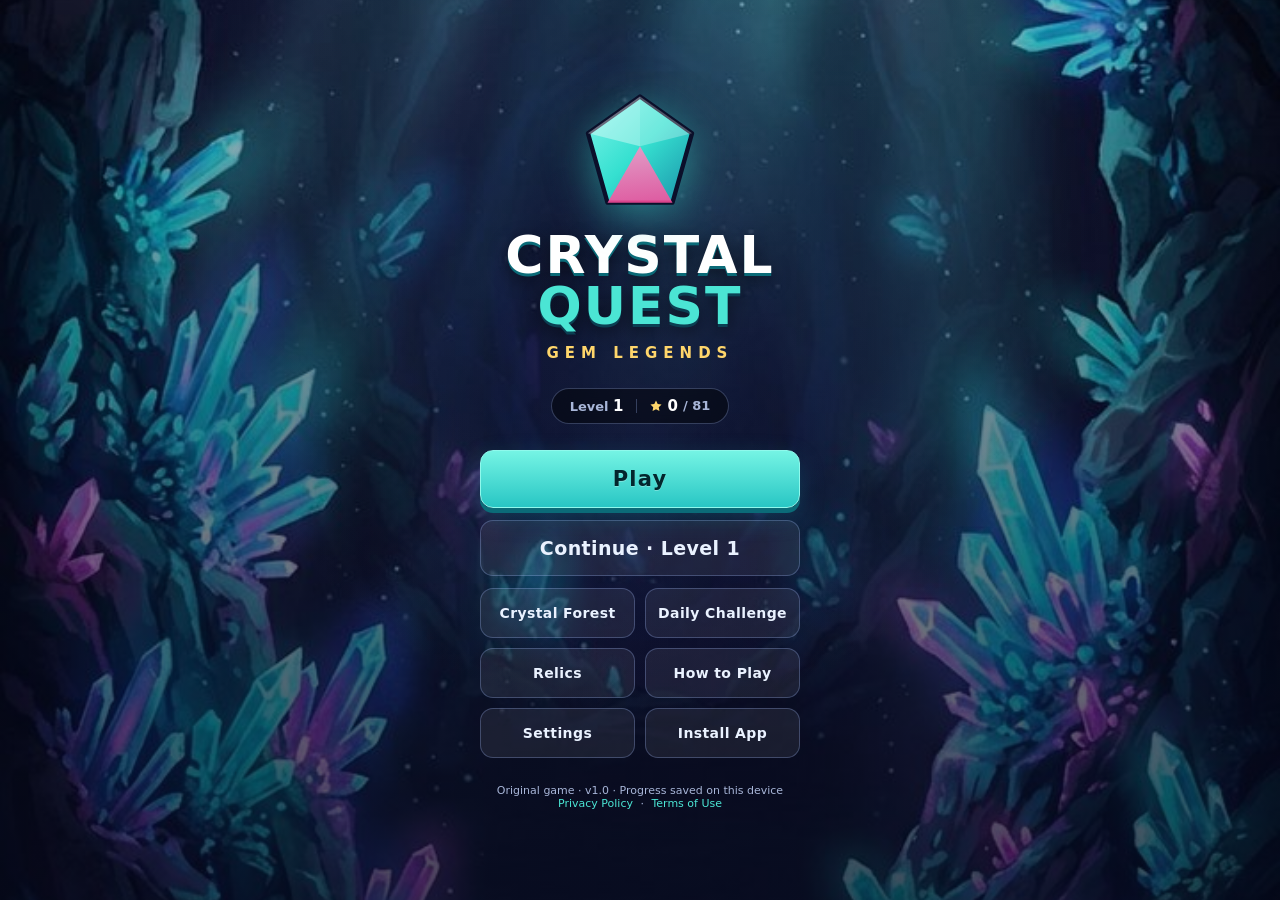
<file: index.html>
<!DOCTYPE html>
<html lang="en">
<head>
  <meta charset="utf-8" />
  <meta name="viewport" content="width=device-width, initial-scale=1, viewport-fit=cover" />
  <meta name="theme-color" content="#0b0f2a" />
  <meta name="description" content="Play Crystal Quest: Gem Legends, a free match-3 puzzle with 27 levels, special gems, daily challenges and offline play." />
  <meta name="apple-mobile-web-app-capable" content="yes" />
  <meta name="mobile-web-app-capable" content="yes" />
  <title>Crystal Quest: Gem Legends | Free Match-3 Puzzle Game</title>
  <link rel="canonical" href="https://gogocompany.in/crystalquest/" />
  <link rel="icon" type="image/svg+xml" href="./icon.svg" />
  <link rel="apple-touch-icon" href="./icon-192.png" />
  <meta property="og:title" content="Crystal Quest: Gem Legends | Free Match-3 Puzzle Game" />
  <meta property="og:description" content="Play a free mobile-first match-3 puzzle with 27 levels, special gems, daily challenges and offline play." />
  <meta property="og:type" content="website" />
  <meta property="og:site_name" content="GoGo Company" />
  <meta property="og:url" content="https://gogocompany.in/crystalquest/" />
  <meta property="og:image" content="https://gogocompany.in/crystalquest/images/bg_cavern.jpg" />
  <meta name="twitter:card" content="summary_large_image" />
  <meta name="twitter:title" content="Crystal Quest: Gem Legends | Free Match-3 Puzzle Game" />
  <meta name="twitter:description" content="Play a free mobile-first match-3 puzzle with 27 levels, special gems, daily challenges and offline play." />
  <script type="application/ld+json">
  {
    "@context": "https://schema.org",
    "@type": "VideoGame",
    "name": "Crystal Quest: Gem Legends",
    "description": "A free match-3 puzzle game. Swap gems to clear 27 handcrafted levels with cascades, special gems and a daily challenge. Installable PWA with offline play.",
    "url": "https://gogocompany.in/crystalquest/",
    "genre": ["Puzzle", "Match-3", "Casual"],
    "gamePlatform": ["Web Browser", "Mobile Web"],
    "applicationCategory": "Game",
    "operatingSystem": "Any",
    "playMode": "SinglePlayer",
    "publisher": { "@type": "Organization", "name": "GoGo Company", "url": "https://gogocompany.in/", "logo": "https://gogocompany.in/favicon.svg" }
  }
  </script>
  <link rel="stylesheet" href="styles.css" />
  <link rel="manifest" href="manifest.json" />
  <script>(function(w,d,s,l,i){w[l]=w[l]||[];w[l].push({'gtm.start':new Date().getTime(),event:'gtm.js'});var f=d.getElementsByTagName(s)[0],j=d.createElement(s),dl=l!=='dataLayer'?'&l='+l:'';j.async=true;j.src='https://www.googletagmanager.com/gtm.js?id='+i+dl;f.parentNode.insertBefore(j,f);})(window,document,'script','dataLayer','GTM-TH4NX8MH');</script>
</head>
<body>
  <noscript>
    <div style="padding:24px;font-family:system-ui,-apple-system,sans-serif;color:#eafff9;background:#0b0f2a;text-align:center;max-width:640px;margin:0 auto;">
      <h2>Crystal Quest: Gem Legends - free match-3 puzzle</h2>
      <p>Crystal Quest is a free match-3 gem puzzle game with 27 handcrafted levels, cascades, special gems and a daily challenge. It runs entirely in your browser and saves progress privately on your device. JavaScript must be enabled to play.</p>
      <p>Explore more from <a href="../">GoGo Company</a>, play <a href="../arrowout/">Arrow Out!</a>, read <a href="../pikanews/">PikaNews</a> or visit <a href="../sarkari-sarthi/">Sarkari Sarthi</a>.</p>
      <p><a href="guide/" style="color:#35e0d0;">Game guide and features</a></p>
    </div>
  </noscript>
  <div id="app">

    <!-- ============ HOME ============ -->
    <section id="screen-home" class="screen is-active" aria-label="Main menu">
      <div class="bg-layer bg-home" aria-hidden="true"></div>
      <div class="home-inner">
        <div class="logo">
          <svg class="logo-gem" viewBox="0 0 120 120" aria-hidden="true">
            <defs>
              <linearGradient id="lgA" x1="0" y1="0" x2="1" y2="1">
                <stop offset="0" stop-color="#7ff5ea"/><stop offset="0.5" stop-color="#35e0d0"/><stop offset="1" stop-color="#1a8fa8"/>
              </linearGradient>
              <linearGradient id="lgB" x1="0" y1="0" x2="0" y2="1">
                <stop offset="0" stop-color="#ff8fc4"/><stop offset="1" stop-color="#ff4d9d"/>
              </linearGradient>
            </defs>
            <polygon points="60,6 108,40 90,104 30,104 12,40" fill="url(#lgA)" stroke="#0b0f2a" stroke-width="4" stroke-linejoin="round"/>
            <polygon points="60,6 108,40 60,52 12,40" fill="#ffffff" opacity="0.28"/>
            <polygon points="60,52 90,104 30,104" fill="url(#lgB)" opacity="0.85"/>
            <polygon points="60,52 60,6 12,40" fill="#ffffff" opacity="0.14"/>
          </svg>
          <h1 class="logo-title">CRYSTAL<span>QUEST</span></h1>
          <p class="logo-sub">GEM LEGENDS</p>
        </div>

        <div class="home-progress" id="home-progress" aria-label="Adventure progress">
          <span>Level <strong id="home-level">1</strong></span>
          <span class="hp-sep" aria-hidden="true"></span>
          <span class="hp-stars"><svg viewBox="0 0 24 24" aria-hidden="true"><path d="M12 2.6l2.9 6 6.6.9-4.8 4.6 1.2 6.5L12 17.5 6.1 20.6l1.2-6.5L2.5 9.5l6.6-.9z" fill="currentColor"/></svg><strong id="home-stars">0</strong> / 81</span>
        </div>

        <div class="home-actions">
          <button id="btn-play" class="btn btn-primary btn-lg btn-play" type="button">Play</button>
          <button id="btn-continue" class="btn btn-ghost btn-lg" type="button" hidden>Continue</button>
          <div class="home-grid">
            <button id="btn-world" class="btn btn-ghost" type="button">Crystal Forest</button>
            <button id="btn-daily" class="btn btn-ghost" type="button">Daily Challenge</button>
            <button id="btn-relics" class="btn btn-ghost" type="button">Relics</button>
            <button id="btn-help" class="btn btn-ghost" type="button">How to Play</button>
            <button id="btn-settings" class="btn btn-ghost" type="button">Settings</button>
            <button id="btn-install" class="btn btn-ghost" type="button" hidden>Install App</button>
          </div>
        </div>

        <p class="home-foot">Original game &middot; v1.0 &middot; Progress saved on this device<br><a href="privacy.html">Privacy Policy</a> &middot; <a href="terms.html">Terms of Use</a></p>

      </div>
    </section>

    <!-- ============ LEVEL MAP ============ -->
    <section id="screen-map" class="screen" aria-label="Level select">
      <div class="bg-layer bg-map" aria-hidden="true"></div>
      <header class="topbar">
        <button id="btn-map-back" class="icon-btn" type="button" aria-label="Back to main menu">
          <svg viewBox="0 0 24 24" aria-hidden="true"><path d="M15 5l-7 7 7 7" fill="none" stroke="currentColor" stroke-width="2.4" stroke-linecap="round" stroke-linejoin="round"/></svg>
        </button>
        <h2 class="topbar-title">Crystal Path</h2>
        <div class="star-pill" title="Total stars earned">
          <svg viewBox="0 0 24 24" aria-hidden="true"><path d="M12 2.6l2.9 6 6.6.9-4.8 4.6 1.2 6.5L12 17.5 6.1 20.6l1.2-6.5L2.5 9.5l6.6-.9z" fill="currentColor"/></svg>
          <span id="map-stars">0</span>
        </div>
      </header>
      <div id="level-scroll" class="level-scroll">
        <div id="level-grid" class="level-grid"></div>
      </div>
    </section>

    <!-- ============ WORLD: CRYSTAL FOREST ============ -->
    <section id="screen-world" class="screen" aria-label="Crystal Forest restoration">
      <div class="bg-layer bg-game" aria-hidden="true"></div>
      <header class="topbar">
        <button id="btn-world-back" class="icon-btn" type="button" aria-label="Back">
          <svg viewBox="0 0 24 24" aria-hidden="true"><path d="M15 5l-7 7 7 7" fill="none" stroke="currentColor" stroke-width="2.4" stroke-linecap="round" stroke-linejoin="round"/></svg>
        </button>
        <h2 class="topbar-title">Crystal Forest</h2>
        <div class="star-pill" title="Forest star crystals">
          <svg viewBox="0 0 24 24" aria-hidden="true"><path d="M13 2 5 14h5l-2 8 9-13h-5l1-7z" fill="currentColor"/></svg>
          <span id="world-star-count">0</span>
        </div>
      </header>
      <div id="world-scroll" class="world-scroll">
        <div class="world-scene">
          <svg viewBox="0 0 360 200" class="world-svg" aria-hidden="true" preserveAspectRatio="xMidYMid slice">
            <defs>
              <linearGradient id="wfSky" x1="0" y1="0" x2="0" y2="1">
                <stop offset="0" stop-color="#0d1630"/><stop offset="1" stop-color="#0a2a2e"/>
              </linearGradient>
              <linearGradient id="wfHeart" x1="0" y1="0" x2="1" y2="1">
                <stop offset="0" stop-color="#7ff5ea"/><stop offset="0.5" stop-color="#35e0d0"/><stop offset="1" stop-color="#1a8fa8"/>
              </linearGradient>
            </defs>
            <rect width="360" height="200" fill="url(#wfSky)"/>
            <circle cx="38" cy="28" r="1.6" fill="#dfe6ff" opacity=".8"/>
            <circle cx="120" cy="18" r="1.2" fill="#dfe6ff" opacity=".6"/>
            <circle cx="200" cy="34" r="1.4" fill="#dfe6ff" opacity=".7"/>
            <circle cx="258" cy="14" r="1.2" fill="#dfe6ff" opacity=".5"/>
            <circle cx="316" cy="30" r="14" fill="#dfe6ff" opacity=".85"/>
            <path d="M0 150 Q90 128 180 142 T360 138 V200 H0 Z" fill="#0c2431"/>
            <path d="M0 170 Q120 152 240 164 T360 160 V200 H0 Z" fill="#091b26"/>
            <path d="M52 150 l6 -60 -3 -6 9 0 -2 8 8 58 Z" fill="#14303f"/>
            <path d="M296 150 l8 -70 -4 -6 10 0 -3 7 6 69 Z" fill="#14303f"/>
            <path d="M180 148 l6 -76 -3 -5 8 0 -2 6 5 75 Z" fill="#122a37"/>
            <g id="wf-spark" class="wf-layer">
              <circle cx="70" cy="92" r="2.6" fill="#ffe98a"/>
              <circle cx="92" cy="118" r="2" fill="#9ff5ff"/>
              <circle cx="130" cy="96" r="2.3" fill="#ffe98a"/>
              <circle cx="250" cy="104" r="2" fill="#9ff5ff"/>
              <circle cx="212" cy="70" r="2.6" fill="#ffe98a"/>
              <circle cx="40" cy="122" r="2" fill="#9ff5ff"/>
              <polygon points="316,120 324,140 308,140" fill="#ffe98a" opacity=".9"/>
            </g>
            <g id="wf-saplings" class="wf-layer">
              <circle cx="58" cy="84" r="16" fill="#1d7a5f"/>
              <circle cx="74" cy="94" r="12" fill="#26a374"/>
              <circle cx="300" cy="72" r="18" fill="#1d7a5f"/>
              <circle cx="286" cy="86" r="12" fill="#26a374"/>
              <circle cx="122" cy="72" r="10" fill="#26a374"/>
            </g>
            <g id="wf-stream" class="wf-layer">
              <path d="M0 192 Q80 180 150 188 T360 182" stroke="#5ad7f0" stroke-width="9" fill="none" stroke-linecap="round" opacity=".9"/>
              <path d="M10 191 Q70 183 140 189" stroke="#bdf3ff" stroke-width="2" fill="none" opacity=".8"/>
            </g>
            <g id="wf-bloom" class="wf-layer">
              <circle cx="84" cy="152" r="3.4" fill="#ff8fc4"/>
              <circle cx="132" cy="160" r="3" fill="#ff8fc4"/>
              <circle cx="230" cy="154" r="3.4" fill="#c58cff"/>
              <circle cx="272" cy="162" r="3" fill="#ff8fc4"/>
              <circle cx="192" cy="166" r="3" fill="#ffd98a"/>
            </g>
            <g id="wf-heart" class="wf-layer">
              <polygon points="180,54 208,94 180,146 152,94" fill="url(#wfHeart)" stroke="#eafffb" stroke-width="2"/>
              <polygon points="180,54 208,94 152,94" fill="#ffffff" opacity=".22"/>
            </g>
          </svg>
        </div>
        <div class="world-progress">
          <div class="world-progress-bar"><div id="world-progress-fill"></div></div>
          <p id="world-progress-text" class="world-progress-text">0 / 30 star crystals restored</p>
        </div>
        <p class="world-note">Star crystals earned in levels 1–10 restore the forest. Every milestone awakens another part of it.</p>
        <div id="world-stories" class="world-stories"></div>
      </div>
    </section>

    <!-- ============ RELICS ============ -->
    <section id="screen-relics" class="screen" aria-label="Relic collection">
      <div class="bg-layer bg-game" aria-hidden="true"></div>
      <header class="topbar">
        <button id="btn-relics-back" class="icon-btn" type="button" aria-label="Back">
          <svg viewBox="0 0 24 24" aria-hidden="true"><path d="M15 5l-7 7 7 7" fill="none" stroke="currentColor" stroke-width="2.4" stroke-linecap="round" stroke-linejoin="round"/></svg>
        </button>
        <h2 class="topbar-title">Relic Vault</h2>
        <div class="star-pill" title="Relics recovered">
          <svg viewBox="0 0 24 24" aria-hidden="true"><path d="M12 2l8 4v6c0 5.2-3.4 8.6-8 10-4.6-1.4-8-4.8-8-10V6z" fill="currentColor"/></svg>
          <span id="relic-count">0</span>
        </div>
      </header>
      <div id="relic-scroll" class="world-scroll">
        <div id="relic-list" class="relic-list"></div>
        <p class="world-note">Relics recover themselves as your legend grows. Each one remembers a piece of the forest's oldest mystery.</p>
      </div>
    </section>

    <!-- ============ GAME ============ -->
    <section id="screen-game" class="screen" aria-label="Game board">
      <div class="bg-layer bg-game" aria-hidden="true"></div>

      <header class="hud">
        <div class="hud-left">
          <div class="hud-level">Level <span id="hud-level">1</span></div>
          <div class="hud-level-name" id="hud-level-name">Crystal Gate</div>
        </div>
        <div class="hud-moves" id="hud-moves-wrap">
          <span class="hud-moves-num" id="hud-moves">20</span>
          <span class="hud-moves-label">moves</span>
        </div>
        <div class="hud-right">
          <div class="hud-score-label">Score</div>
          <div class="hud-score" id="hud-score">0</div>
        </div>
        <button id="btn-pause" class="icon-btn hud-pause" type="button" aria-label="Pause game">
          <svg viewBox="0 0 24 24" aria-hidden="true"><rect x="6" y="5" width="4" height="14" rx="1.4" fill="currentColor"/><rect x="14" y="5" width="4" height="14" rx="1.4" fill="currentColor"/></svg>
        </button>
      </header>

      <div class="objective-bar" id="objectives" aria-label="Level objectives"></div>

      <div class="board-area">
        <div class="board-wrap" id="board-wrap">
          <canvas id="board-canvas" tabindex="0" role="application"
                  aria-label="Match-3 board. Use arrow keys to move the cursor, Space to pick up or drop a gem."></canvas>
          <div class="combo-banner" id="combo-banner" aria-hidden="true"></div>
        </div>
      </div>

      <div class="game-controls">
        <button id="btn-hint" class="ctrl-btn" type="button" aria-label="Show a hint">
          <svg viewBox="0 0 24 24" aria-hidden="true"><path d="M12 3a6 6 0 00-3.5 10.9V16a1.5 1.5 0 001.5 1.5h4A1.5 1.5 0 0015.5 16v-2.1A6 6 0 0012 3z" fill="none" stroke="currentColor" stroke-width="1.9" stroke-linejoin="round"/><path d="M10 20.5h4" stroke="currentColor" stroke-width="1.9" stroke-linecap="round"/></svg>
          <span>Hint</span>
        </button>
        <button id="btn-shuffle" class="ctrl-btn" type="button" aria-label="Shuffle the board, costs one move">
          <svg viewBox="0 0 24 24" aria-hidden="true"><path d="M4 7h4l3 4M4 17h4l8-10h4M20 7l-2.5-2.5M20 7l-2.5 2.5M20 17l-2.5-2.5M20 17l-2.5 2.5" fill="none" stroke="currentColor" stroke-width="1.9" stroke-linecap="round" stroke-linejoin="round"/></svg>
          <span>Shuffle</span>
        </button>
      </div>

      <p id="live-region" class="sr-only" role="status" aria-live="polite"></p>
    </section>

    <!-- ============ MODALS ============ -->
    <div id="modal-pause" class="modal" hidden>
      <div class="modal-card" role="dialog" aria-modal="true" aria-labelledby="pause-title">
        <h3 id="pause-title" class="modal-title">Paused</h3>
        <div class="modal-actions">
          <button id="btn-resume" class="btn btn-primary" type="button">Resume</button>
          <button id="btn-restart" class="btn btn-ghost" type="button">Restart Level</button>
          <button id="btn-pause-settings" class="btn btn-ghost" type="button">Settings</button>
          <button id="btn-quit" class="btn btn-ghost" type="button">Quit to Map</button>
        </div>
      </div>
    </div>

    <div id="modal-win" class="modal" hidden>
      <div class="modal-card" role="dialog" aria-modal="true" aria-labelledby="win-title">
        <h3 id="win-title" class="modal-title">Level Cleared!</h3>
        <div class="stars-row" id="win-stars" aria-label="Stars earned"></div>
        <div class="new-best" id="win-newbest" hidden>New Best Score</div>
        <div class="result-rows">
          <div class="result-row"><span>Score</span><strong id="win-score">0</strong></div>
          <div class="result-row"><span>Best</span><strong id="win-best">0</strong></div>
          <div class="result-row"><span>Moves left</span><strong id="win-moves">0</strong></div>
        </div>
        <div class="modal-actions">
          <button id="btn-next" class="btn btn-primary" type="button">Next Level</button>
          <button id="btn-replay" class="btn btn-ghost" type="button">Replay</button>
          <button id="btn-win-map" class="btn btn-ghost" type="button">Level Map</button>
        </div>
      </div>
    </div>

    <div id="modal-lose" class="modal" hidden>
      <div class="modal-card" role="dialog" aria-modal="true" aria-labelledby="lose-title">
        <h3 id="lose-title" class="modal-title">Out of Moves</h3>
        <p class="modal-text" id="lose-text">The crystals slipped away this time.</p>
        <div class="result-rows">
          <div class="result-row"><span>Score</span><strong id="lose-score">0</strong></div>
          <div class="result-row"><span>Best</span><strong id="lose-best">0</strong></div>
        </div>
        <div class="modal-actions">
          <button id="btn-ad-revive" class="btn btn-ghost" type="button" hidden>Watch ad for +5 moves</button>
          <button id="btn-retry" class="btn btn-primary" type="button">Try Again</button>
          <button id="btn-lose-map" class="btn btn-ghost" type="button">Level Map</button>
        </div>
      </div>
    </div>

    <div id="modal-settings" class="modal" hidden>
      <div class="modal-card" role="dialog" aria-modal="true" aria-labelledby="settings-title">
        <h3 id="settings-title" class="modal-title">Settings</h3>
        <div class="setting-list">
          <label class="setting-row">
            <span>Sound effects</span>
            <input type="checkbox" id="set-sfx" class="switch" />
          </label>
          <label class="setting-row">
            <span>Music</span>
            <input type="checkbox" id="set-music" class="switch" />
          </label>
          <label class="setting-row">
            <span>Reduced motion</span>
            <input type="checkbox" id="set-motion" class="switch" />
          </label>
          <label class="setting-row">
            <span>Colorblind symbols</span>
            <input type="checkbox" id="set-symbols" class="switch" />
          </label>
        </div>
        <div class="save-io">
          <div class="save-io-btns">
            <button id="btn-save-export" class="btn btn-ghost" type="button">Export save code</button>
            <button id="btn-save-import" class="btn btn-ghost" type="button">Import save code</button>
          </div>
          <textarea id="save-code" class="save-code" rows="3" spellcheck="false" placeholder="Your save code appears here — copy it to back up progress. To restore, paste a code and press Import." aria-label="Save code"></textarea>
        </div>
        <!-- GoGo Central ecosystem notifications: the module renders its
             opt-in card here. Fully inert until the backend is deployed. -->
        <div data-gogo-notifications style="text-align:left"></div>
        <div class="modal-actions">
          <button id="btn-settings-close" class="btn btn-primary" type="button">Done</button>
          <button id="btn-reset" class="btn btn-danger" type="button">Reset Progress</button>
        </div>
      </div>
    </div>

    <div id="modal-story" class="modal" hidden>
      <div class="modal-card" role="dialog" aria-modal="true" aria-labelledby="story-title">
        <h3 id="story-title" class="modal-title">Story</h3>
        <div class="help-body">
          <div class="story-portrait" id="story-portrait" aria-hidden="true"></div>
          <div class="story-speaker" id="story-speaker"></div>
          <p class="story-text" id="story-text"></p>
        </div>
        <div class="modal-actions">
          <button id="btn-story-next" class="btn btn-primary" type="button">Continue</button>
        </div>
      </div>
    </div>
    <div id="modal-help" class="modal" hidden>
      <div class="modal-card modal-card-wide" role="dialog" aria-modal="true" aria-labelledby="help-title">
        <h3 id="help-title" class="modal-title">How to Play</h3>
        <div class="help-body">
          <p><strong>Swap</strong> two neighbouring gems to line up <strong>3 or more</strong> of the same kind. Drag a gem, or tap one gem then tap its neighbour.</p>
          <p><strong>Match 4</strong> in a line to forge a <strong>Line Blaster</strong> — it clears a whole row or column.</p>
          <p><strong>Match 5</strong> in a line to forge a <strong>Prism Core</strong> — it clears every gem of one colour.</p>
          <p><strong>Match in an L or T</strong> to forge a <strong>Star Bomb</strong> — it blasts a 3&times;3 area.</p>
          <p><strong>Match a 2&times;2 square</strong> to forge a <strong>Seeker Crystal</strong> — it locks onto the next Guardian colour, a resonance vein, a blocker, or a colour you need to collect.</p>
          <p>Swap two special gems together for a much bigger blast. Cascades raise your combo multiplier.</p>
          <p><strong>Stone blocks</strong> cannot be swapped — clear them by matching gems next to them. Cracked stone takes two hits; reinforced obsidian takes three. Caged crystals cannot be swapped until a nearby clear or blast breaks their lock.</p>
          <p><strong>Resonance:</strong> some levels have glowing <strong>energy veins</strong>. Match a crystal on a vein and energy travels along it, shattering every crystal it reaches. Stone blocks absorb the energy and stop it.</p>
          <p>Finish the objectives before you run out of moves. Fewer moves used means more stars.</p>
          <p><a href="guide.html">Read the full Crystal Quest match-3 guide</a> for special gems, resonance and level tips.</p>
          <p><strong>Privacy:</strong> gameplay runs in your browser. Progress is stored only in this browser. Optional push notifications send a device token, platform, browser user agent and notification preferences to GoGo Central only after explicit opt-in; see the <a href="privacy.html">Privacy Policy</a>. Advertisements are currently disabled; no ad network is loaded until a certified consent flow and an approved provider are configured. Rewarded revives are also unavailable until a provider is connected.</p>
        </div>
        <div class="modal-actions">
          <button id="btn-help-close" class="btn btn-primary" type="button">Got it</button>
        </div>
      </div>
    </div>

    <div id="toast" class="toast" hidden></div>

    <div id="loading" class="loading">
      <div class="loading-gem"></div>
      <p>Polishing crystals…</p>
    </div>
  </div>

  <script src="js/audio.js"></script>
  <script src="js/levels.js"></script>
  <script src="js/engine.js"></script>
  <script src="js/render.js"></script>
  <script src="js/ads.js"></script>
  <script src="js/story.js"></script>
  <script src="js/ui.js"></script>
  <script src="js/main.js"></script>
  <script src="js/gogo-notifications.js"></script>
  <script>
    /* Dev-only local debug tool: ?debug=1 loads the seeded bot + stats panel.
       No network beyond these same-site files; nothing loads without the flag. */
    if (/[?&]debug=1\b/.test(window.location.search)) {
      (function () {
        function load(src, next) {
          var s = document.createElement("script");
          s.src = src;
          s.onload = next;
          document.body.appendChild(s);
        }
        load("dev/bot.js", function () { load("dev/debug.js", function () { CQDev.debug.init(); }); });
      })();
    }
  </script>
  <script>
    /* PWA: register the offline service worker on secure contexts only. */
    try {
      if ('serviceWorker' in navigator && (location.protocol === 'https:' || location.hostname === 'localhost')) {
        window.addEventListener('load', function () {
          navigator.serviceWorker.register('sw.js').then(function (reg) {
            if (!reg) return;
            reg.addEventListener('updatefound', function () {
              var nw = reg.installing;
              if (!nw) return;
              nw.addEventListener('statechange', function () {
                if (nw.state === 'installed' && navigator.serviceWorker.controller) {
                  window.CQUI && window.CQUI.toast && window.CQUI.toast('A new version is ready - installing...');
                  nw.postMessage({ type: 'SKIP_WAITING' });
                }
              });
            });
          }).catch(function () { /* offline cache unavailable - the game still runs */ });
          var cqReloading = false;
          navigator.serviceWorker.addEventListener('controllerchange', function () {
            if (cqReloading) return;
            cqReloading = true;
            location.reload();
          });
        });
      }
    } catch (e) { /* older browsers: game runs without offline support */ }
  </script>
</body>
</html>
</file>
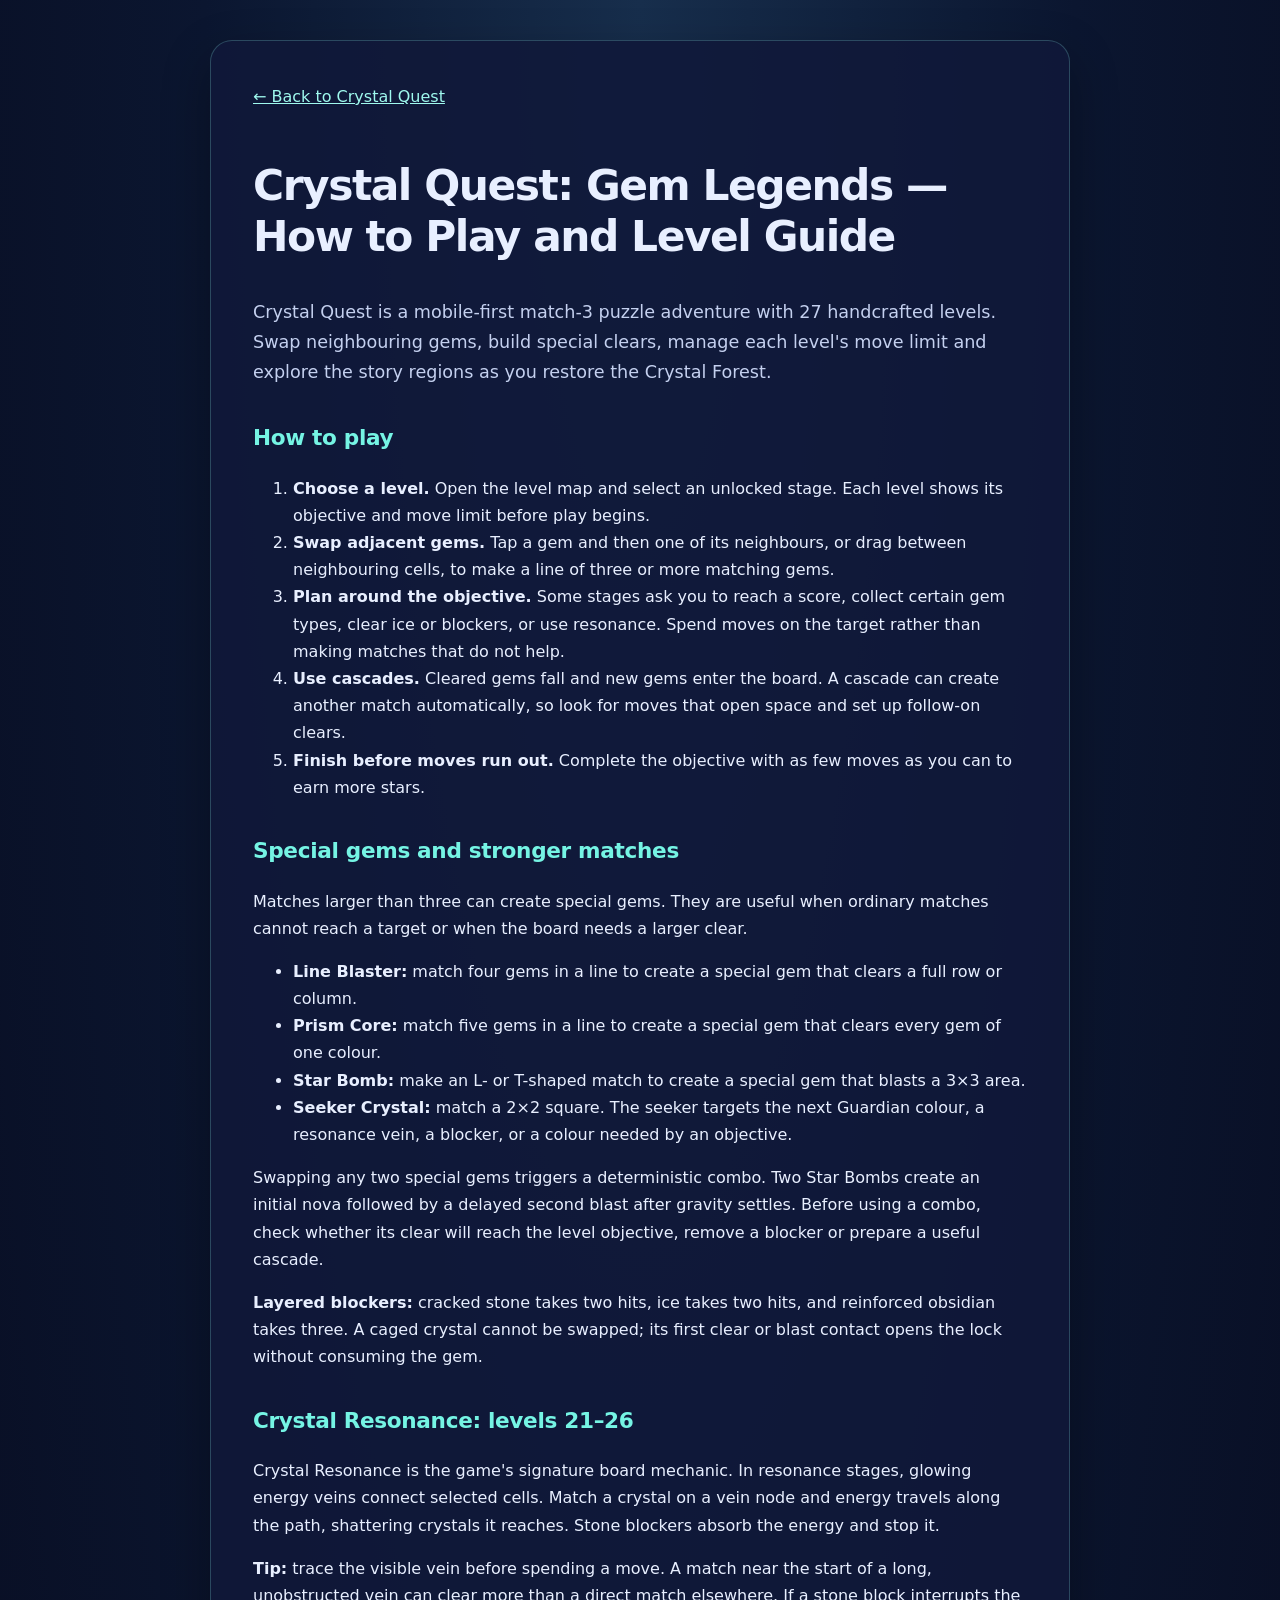
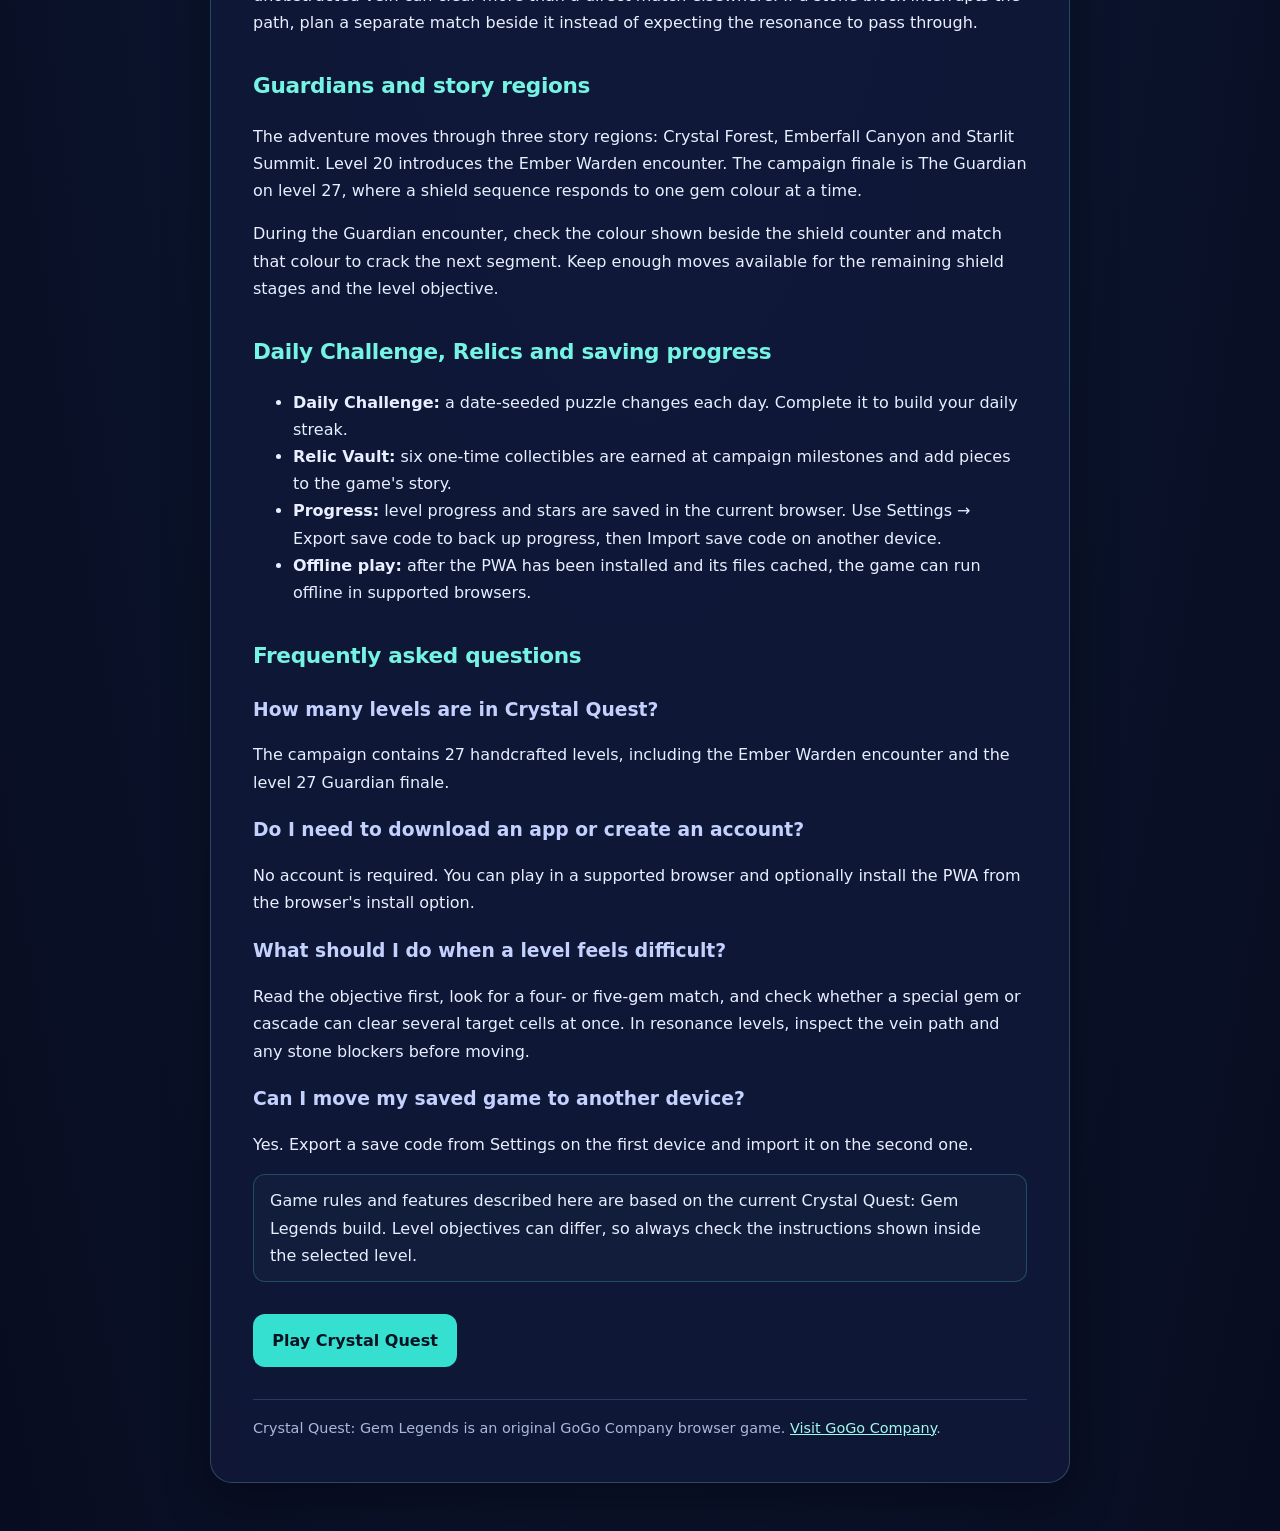
<file: guide/index.html>
<!DOCTYPE html>
<html lang="en">
<head>
  <meta charset="utf-8" />
  <meta name="viewport" content="width=device-width, initial-scale=1" />
  <meta name="description" content="Learn how to play Crystal Quest: Gem Legends, create special gems, use Crystal Resonance, beat Guardians and complete all 27 match-3 levels." />
  <meta name="robots" content="index, follow" />
  <title>Crystal Quest Guide: Match-3 Tips, Gems &amp; Levels</title>
  <link rel="canonical" href="https://gogocompany.in/crystalquest/guide/" />
  <meta property="og:title" content="Crystal Quest Guide: Match-3 Tips, Gems &amp; Levels" />
  <meta property="og:description" content="Learn how to play Crystal Quest: Gem Legends, create special gems, use Crystal Resonance, beat Guardians and complete all 27 match-3 levels." />
  <meta property="og:type" content="article" />
  <meta property="og:url" content="https://gogocompany.in/crystalquest/guide/" />
  <meta property="og:image" content="https://gogocompany.in/crystalquest/images/bg_cavern.jpg" />
  <meta name="twitter:card" content="summary_large_image" />
  <meta name="twitter:title" content="Crystal Quest Guide: Match-3 Tips, Gems &amp; Levels" />
  <meta name="twitter:description" content="Learn how to play Crystal Quest: Gem Legends, create special gems, use Crystal Resonance, beat Guardians and complete all 27 match-3 levels." />
  <script type="application/ld+json">
  {
  "@context": "https://schema.org",
  "@type": "WebPage",
  "name": "Crystal Quest Guide: Match-3 Tips, Gems & Levels",
  "description": "A player guide to the rules, special gems, resonance levels, Guardians and progression in Crystal Quest: Gem Legends.",
  "url": "https://gogocompany.in/crystalquest/guide/",
  "isPartOf": {
    "@type": "WebSite",
    "name": "Crystal Quest: Gem Legends",
    "url": "https://gogocompany.in/crystalquest/"
  },
  "publisher": {
    "@type": "Organization",
    "name": "GoGo Company",
    "url": "https://gogocompany.in/",
    "logo": "https://gogocompany.in/favicon.svg"
  },
  "@graph": [
    {
      "@type": "WebPage",
      "@id": "https://gogocompany.in/crystalquest/guide/#webpage",
      "name": "Crystal Quest Guide: Free Match-3 Browser Game Tips",
      "description": "Learn to play Crystal Quest, a free match-3 browser puzzle game with 27 levels, special gems, resonance mechanics and Guardian boss strategies.",
      "url": "https://gogocompany.in/crystalquest/guide/",
      "isPartOf": {
        "@id": "https://gogocompany.in/#website"
      },
      "publisher": {
        "@type": "Organization",
        "name": "GoGo Company",
        "url": "https://gogocompany.in/"
      }
    },
    {
      "@type": "VideoGame",
      "@id": "https://gogocompany.in/crystalquest/#game",
      "name": "Crystal Quest: Gem Legends",
      "url": "https://gogocompany.in/crystalquest/",
      "description": "A free match-3 fantasy puzzle adventure with 27 handcrafted levels, special gems, Crystal Resonance and offline PWA play after installation.",
      "genre": [
        "Puzzle",
        "Match-3",
        "Casual"
      ],
      "gamePlatform": [
        "Web Browser",
        "Mobile Web"
      ],
      "applicationCategory": "Game",
      "operatingSystem": "Any",
      "playMode": "SinglePlayer",
      "isAccessibleForFree": true,
      "publisher": {
        "@type": "Organization",
        "name": "GoGo Company",
        "url": "https://gogocompany.in/"
      }
    },
    {
      "@type": "BreadcrumbList",
      "itemListElement": [
        {
          "@type": "ListItem",
          "position": 1,
          "name": "Home",
          "item": "https://gogocompany.in/"
        },
        {
          "@type": "ListItem",
          "position": 2,
          "name": "Crystal Quest",
          "item": "https://gogocompany.in/crystalquest/"
        },
        {
          "@type": "ListItem",
          "position": 3,
          "name": "Guide",
          "item": "https://gogocompany.in/crystalquest/guide/"
        }
      ]
    },
    {
      "@type": "FAQPage",
      "mainEntity": [
        {
          "@type": "Question",
          "name": "Is Crystal Quest a free match-3 browser game?",
          "acceptedAnswer": {
            "@type": "Answer",
            "text": "Yes. Crystal Quest is a free browser-based match-3 puzzle adventure. No account is required."
          }
        },
        {
          "@type": "Question",
          "name": "Can I play Crystal Quest without downloading an app?",
          "acceptedAnswer": {
            "@type": "Answer",
            "text": "Yes. Open the game in a supported browser. You can optionally install its PWA from the browser's install option."
          }
        },
        {
          "@type": "Question",
          "name": "How many levels does Crystal Quest have?",
          "acceptedAnswer": {
            "@type": "Answer",
            "text": "The campaign contains 27 handcrafted levels across three story regions."
          }
        },
        {
          "@type": "Question",
          "name": "How do special gems work in Crystal Quest?",
          "acceptedAnswer": {
            "@type": "Answer",
            "text": "Match four in a line for a Line Blaster, five in a line for a Prism Core, an L or T for a Star Bomb, or a 2 by 2 square for a Seeker Crystal."
          }
        },
        {
          "@type": "Question",
          "name": "Can Crystal Quest work offline?",
          "acceptedAnswer": {
            "@type": "Answer",
            "text": "After the PWA has been installed and its files cached, the game can run offline in supported browsers."
          }
        }
      ]
    }
  ]
}
  </script>
  <style>
    :root { color-scheme: dark; }
    * { box-sizing: border-box; }
    body {
      margin: 0; padding: 24px 16px 48px;
      font-family: system-ui, -apple-system, "Segoe UI", sans-serif;
      line-height: 1.7; color: #e8efff;
      background: linear-gradient(180deg, #111b3a, #0b0f2a 60%, #080c20);
    }
    main { max-width: 820px; margin: 0 auto; }
    a { color: #7ff5ea; }
    h1 { font-size: clamp(1.8rem, 5vw, 2.6rem); line-height: 1.2; }
    h2 { margin-top: 2rem; color: #7ff5ea; font-size: 1.35rem; }
    h3 { margin-bottom: .35rem; color: #b5c7ff; }
    p, li { font-size: 1rem; }
    .lead { color: #c4d0ef; font-size: 1.1rem; }
    .back { display: inline-block; margin: 0 0 1rem; }
    .note { border-left: 3px solid #35e0d0; padding: .75rem 1rem; background: #121d3c; border-radius: 8px; }
    .play { display: inline-block; margin-top: 1rem; padding: .75rem 1.1rem; border-radius: 12px; background: #35e0d0; color: #081322; font-weight: 800; text-decoration: none; }
    footer { margin-top: 2rem; padding-top: 1rem; border-top: 1px solid #2a3760; color: #aab7d7; font-size: .9rem; }
  
    /* UI refresh: shared game guide reading surface */
    body { padding: clamp(16px, 4vw, 40px) 14px 48px; background: radial-gradient(ellipse at 50% 0%, #172e4c 0%, #0b1630 48%, #080c20 100%); }
    main { max-width: 860px; padding: clamp(20px, 4vw, 42px); background: rgba(17,25,57,.88); border: 1px solid rgba(143,249,236,.22); border-radius: 22px; box-shadow: 0 18px 48px rgba(0,0,0,.32); }
    h1 { font-size: clamp(1.85rem, 5vw, 2.65rem); letter-spacing: -.035em; }
    h2 { color: #75f4e4; letter-spacing: -.015em; }
    h3 { color: #c4d1ff; }
    a { color: #9ff9ee; }
    .play { min-height: 46px; padding: .8rem 1.2rem; border-radius: 12px; }
    .note { border-radius: 12px; border: 1px solid rgba(75,229,212,.24); }
    :focus-visible { outline: 3px solid #a5fff4; outline-offset: 3px; }
    @media(max-width:420px) { main { padding: 20px 16px; border-radius: 16px; } p,li { font-size: .96rem; } }

  </style>
</head>
<body>
<main>
  <a class="back" href="../">← Back to Crystal Quest</a>
  <article>
    <h1>Crystal Quest: Gem Legends — How to Play and Level Guide</h1>
    <p class="lead">Crystal Quest is a mobile-first match-3 puzzle adventure with 27 handcrafted levels. Swap neighbouring gems, build special clears, manage each level's move limit and explore the story regions as you restore the Crystal Forest.</p>

    <h2>How to play</h2>
    <ol>
      <li><strong>Choose a level.</strong> Open the level map and select an unlocked stage. Each level shows its objective and move limit before play begins.</li>
      <li><strong>Swap adjacent gems.</strong> Tap a gem and then one of its neighbours, or drag between neighbouring cells, to make a line of three or more matching gems.</li>
      <li><strong>Plan around the objective.</strong> Some stages ask you to reach a score, collect certain gem types, clear ice or blockers, or use resonance. Spend moves on the target rather than making matches that do not help.</li>
      <li><strong>Use cascades.</strong> Cleared gems fall and new gems enter the board. A cascade can create another match automatically, so look for moves that open space and set up follow-on clears.</li>
      <li><strong>Finish before moves run out.</strong> Complete the objective with as few moves as you can to earn more stars.</li>
    </ol>

    <h2>Special gems and stronger matches</h2>
    <p>Matches larger than three can create special gems. They are useful when ordinary matches cannot reach a target or when the board needs a larger clear.</p>
    <ul>
      <li><strong>Line Blaster:</strong> match four gems in a line to create a special gem that clears a full row or column.</li>
      <li><strong>Prism Core:</strong> match five gems in a line to create a special gem that clears every gem of one colour.</li>
      <li><strong>Star Bomb:</strong> make an L- or T-shaped match to create a special gem that blasts a 3×3 area.</li>
      <li><strong>Seeker Crystal:</strong> match a 2×2 square. The seeker targets the next Guardian colour, a resonance vein, a blocker, or a colour needed by an objective.</li>
    </ul>
    <p>Swapping any two special gems triggers a deterministic combo. Two Star Bombs create an initial nova followed by a delayed second blast after gravity settles. Before using a combo, check whether its clear will reach the level objective, remove a blocker or prepare a useful cascade.</p>
    <p><strong>Layered blockers:</strong> cracked stone takes two hits, ice takes two hits, and reinforced obsidian takes three. A caged crystal cannot be swapped; its first clear or blast contact opens the lock without consuming the gem.</p>

    <h2>Crystal Resonance: levels 21–26</h2>
    <p>Crystal Resonance is the game's signature board mechanic. In resonance stages, glowing energy veins connect selected cells. Match a crystal on a vein node and energy travels along the path, shattering crystals it reaches. Stone blockers absorb the energy and stop it.</p>
    <p><strong>Tip:</strong> trace the visible vein before spending a move. A match near the start of a long, unobstructed vein can clear more than a direct match elsewhere. If a stone block interrupts the path, plan a separate match beside it instead of expecting the resonance to pass through.</p>

    <h2>Guardians and story regions</h2>
    <p>The adventure moves through three story regions: Crystal Forest, Emberfall Canyon and Starlit Summit. Level 20 introduces the Ember Warden encounter. The campaign finale is The Guardian on level 27, where a shield sequence responds to one gem colour at a time.</p>
    <p>During the Guardian encounter, check the colour shown beside the shield counter and match that colour to crack the next segment. Keep enough moves available for the remaining shield stages and the level objective.</p>

    <h2>Daily Challenge, Relics and saving progress</h2>
    <ul>
      <li><strong>Daily Challenge:</strong> a date-seeded puzzle changes each day. Complete it to build your daily streak.</li>
      <li><strong>Relic Vault:</strong> six one-time collectibles are earned at campaign milestones and add pieces to the game's story.</li>
      <li><strong>Progress:</strong> level progress and stars are saved in the current browser. Use Settings → Export save code to back up progress, then Import save code on another device.</li>
      <li><strong>Offline play:</strong> after the PWA has been installed and its files cached, the game can run offline in supported browsers.</li>
    </ul>

    <h2>Frequently asked questions</h2>
    <h3>How many levels are in Crystal Quest?</h3>
    <p>The campaign contains 27 handcrafted levels, including the Ember Warden encounter and the level 27 Guardian finale.</p>
    <h3>Do I need to download an app or create an account?</h3>
    <p>No account is required. You can play in a supported browser and optionally install the PWA from the browser's install option.</p>
    <h3>What should I do when a level feels difficult?</h3>
    <p>Read the objective first, look for a four- or five-gem match, and check whether a special gem or cascade can clear several target cells at once. In resonance levels, inspect the vein path and any stone blockers before moving.</p>
    <h3>Can I move my saved game to another device?</h3>
    <p>Yes. Export a save code from Settings on the first device and import it on the second one.</p>

    <p class="note">Game rules and features described here are based on the current Crystal Quest: Gem Legends build. Level objectives can differ, so always check the instructions shown inside the selected level.</p>
    <a class="play" href="../">Play Crystal Quest</a>
  </article>
  <footer>Crystal Quest: Gem Legends is an original GoGo Company browser game. <a href="https://gogocompany.in/">Visit GoGo Company</a>.</footer>
</main>
</body>
</html>
</file>
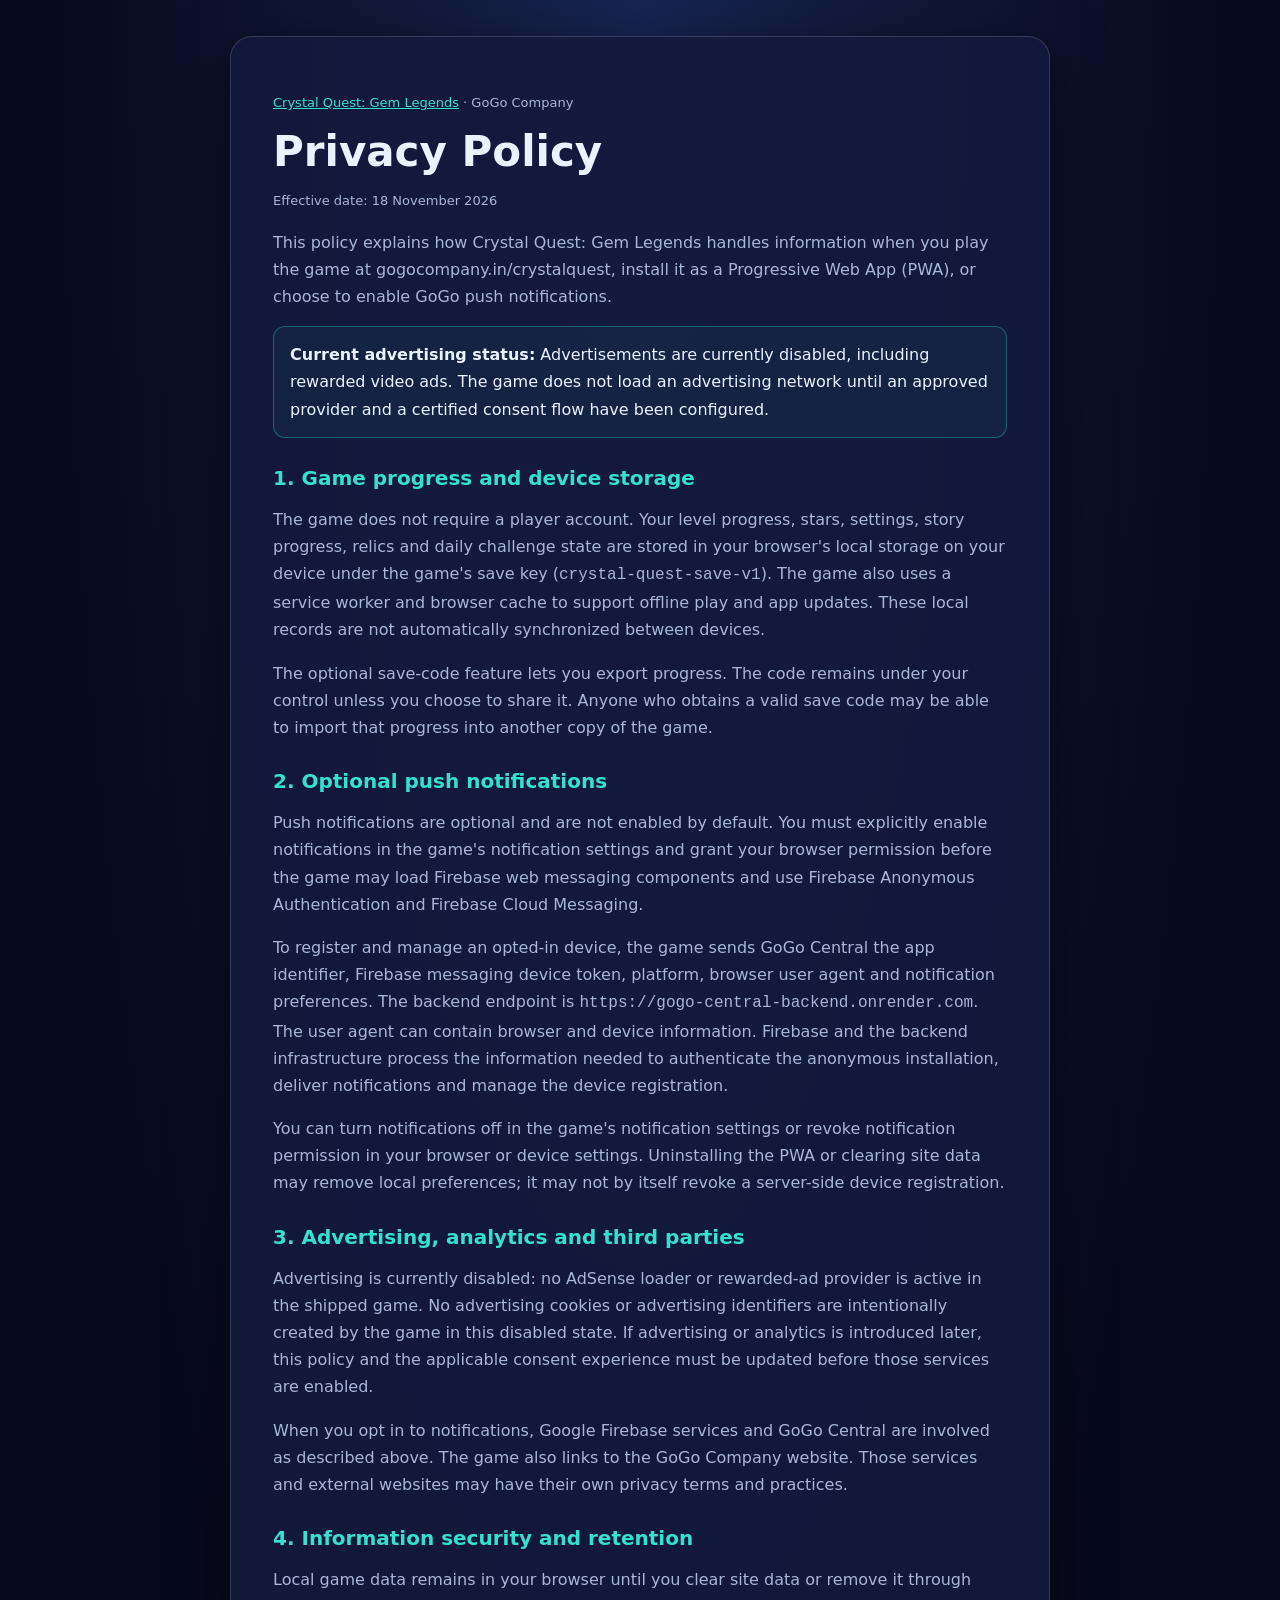
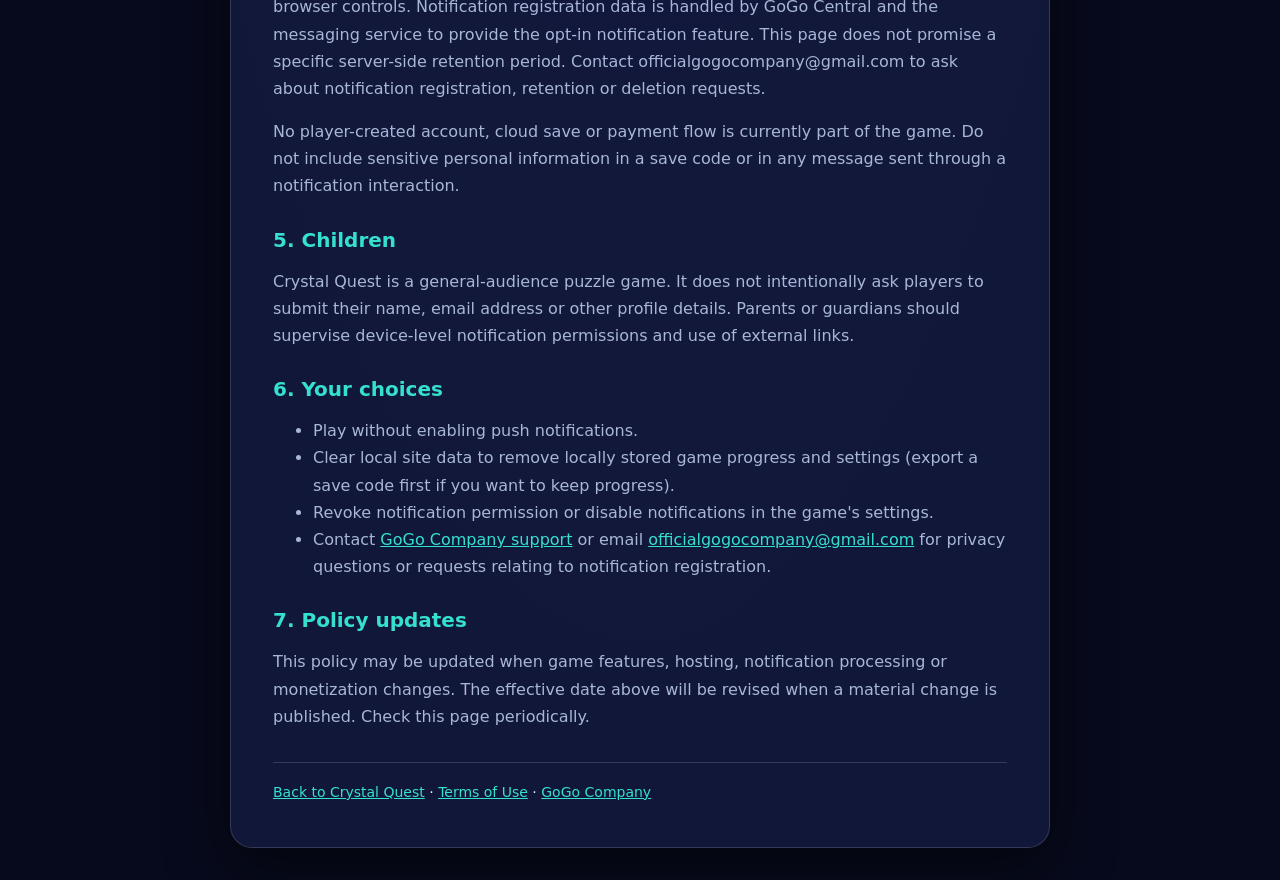
<file: privacy.html>
<!DOCTYPE html>
<html lang="en">
<head>
  <meta charset="utf-8">
  <meta name="viewport" content="width=device-width, initial-scale=1">
  <meta name="theme-color" content="#0b0f2a">
  <meta name="robots" content="index,follow">
  <title>Privacy Policy | Crystal Quest: Gem Legends</title>
  <meta name="description" content="Privacy information for Crystal Quest: Gem Legends, including local game saves and optional GoGo push notifications.">
  <link rel="canonical" href="https://gogocompany.in/crystalquest/privacy.html">
  <link rel="icon" href="icon.svg" type="image/svg+xml">
  <style>
    :root{color-scheme:dark;--bg:#070a1c;--panel:#131a3d;--ink:#eaf2ff;--muted:#a8b6d8;--teal:#35e0d0;--line:#ffffff25}
    *{box-sizing:border-box}body{margin:0;background:radial-gradient(ellipse at top,#182452,var(--bg) 65%);color:var(--ink);font:16px/1.7 system-ui,-apple-system,Segoe UI,sans-serif}
    main{width:min(820px,calc(100% - 32px));margin:36px auto;padding:clamp(20px,5vw,42px);background:#131a3de8;border:1px solid var(--line);border-radius:22px;box-shadow:0 18px 60px #0008}
    h1,h2{line-height:1.2}h1{font-size:clamp(28px,6vw,42px);margin:0 0 8px}h2{font-size:20px;margin:28px 0 8px;color:var(--teal)}
    p,li{color:var(--muted)}a{color:var(--teal)}.meta{font-size:13px;color:var(--muted)}.notice{padding:14px 16px;border:1px solid #35e0d055;border-radius:12px;background:#35e0d00d}
    footer{margin-top:32px;padding-top:18px;border-top:1px solid var(--line);font-size:14px}
  </style>
</head>
<body>
<main>
  <p class="meta"><a href="./">Crystal Quest: Gem Legends</a> · GoGo Company</p>
  <h1>Privacy Policy</h1>
  <p class="meta">Effective date: 18 November 2026</p>
  <p>This policy explains how Crystal Quest: Gem Legends handles information when you play the game at gogocompany.in/crystalquest, install it as a Progressive Web App (PWA), or choose to enable GoGo push notifications.</p>
  <div class="notice"><strong>Current advertising status:</strong> Advertisements are currently disabled, including rewarded video ads. The game does not load an advertising network until an approved provider and a certified consent flow have been configured.</div>

  <h2>1. Game progress and device storage</h2>
  <p>The game does not require a player account. Your level progress, stars, settings, story progress, relics and daily challenge state are stored in your browser's local storage on your device under the game's save key (<code>crystal-quest-save-v1</code>). The game also uses a service worker and browser cache to support offline play and app updates. These local records are not automatically synchronized between devices.</p>
  <p>The optional save-code feature lets you export progress. The code remains under your control unless you choose to share it. Anyone who obtains a valid save code may be able to import that progress into another copy of the game.</p>

  <h2>2. Optional push notifications</h2>
  <p>Push notifications are optional and are not enabled by default. You must explicitly enable notifications in the game's notification settings and grant your browser permission before the game may load Firebase web messaging components and use Firebase Anonymous Authentication and Firebase Cloud Messaging.</p>
  <p>To register and manage an opted-in device, the game sends GoGo Central the app identifier, Firebase messaging device token, platform, browser user agent and notification preferences. The backend endpoint is <code>https://gogo-central-backend.onrender.com</code>. The user agent can contain browser and device information. Firebase and the backend infrastructure process the information needed to authenticate the anonymous installation, deliver notifications and manage the device registration.</p>
  <p>You can turn notifications off in the game's notification settings or revoke notification permission in your browser or device settings. Uninstalling the PWA or clearing site data may remove local preferences; it may not by itself revoke a server-side device registration.</p>

  <h2>3. Advertising, analytics and third parties</h2>
  <p>Advertising is currently disabled: no AdSense loader or rewarded-ad provider is active in the shipped game. No advertising cookies or advertising identifiers are intentionally created by the game in this disabled state. If advertising or analytics is introduced later, this policy and the applicable consent experience must be updated before those services are enabled.</p>
  <p>When you opt in to notifications, Google Firebase services and GoGo Central are involved as described above. The game also links to the GoGo Company website. Those services and external websites may have their own privacy terms and practices.</p>

  <h2>4. Information security and retention</h2>
  <p>Local game data remains in your browser until you clear site data or remove it through browser controls. Notification registration data is handled by GoGo Central and the messaging service to provide the opt-in notification feature. This page does not promise a specific server-side retention period. Contact officialgogocompany@gmail.com to ask about notification registration, retention or deletion requests.</p>
  <p>No player-created account, cloud save or payment flow is currently part of the game. Do not include sensitive personal information in a save code or in any message sent through a notification interaction.</p>

  <h2>5. Children</h2>
  <p>Crystal Quest is a general-audience puzzle game. It does not intentionally ask players to submit their name, email address or other profile details. Parents or guardians should supervise device-level notification permissions and use of external links.</p>

  <h2>6. Your choices</h2>
  <ul>
    <li>Play without enabling push notifications.</li>
    <li>Clear local site data to remove locally stored game progress and settings (export a save code first if you want to keep progress).</li>
    <li>Revoke notification permission or disable notifications in the game's settings.</li>
    <li>Contact <a href="https://gogocompany.in/contact/">GoGo Company support</a> or email <a href="mailto:officialgogocompany@gmail.com">officialgogocompany@gmail.com</a> for privacy questions or requests relating to notification registration.</li>
  </ul>

  <h2>7. Policy updates</h2>
  <p>This policy may be updated when game features, hosting, notification processing or monetization changes. The effective date above will be revised when a material change is published. Check this page periodically.</p>

  <footer><a href="./">Back to Crystal Quest</a> · <a href="terms.html">Terms of Use</a> · <a href="https://gogocompany.in/contact/">GoGo Company</a></footer>
</main>
</body>
</html>
</file>
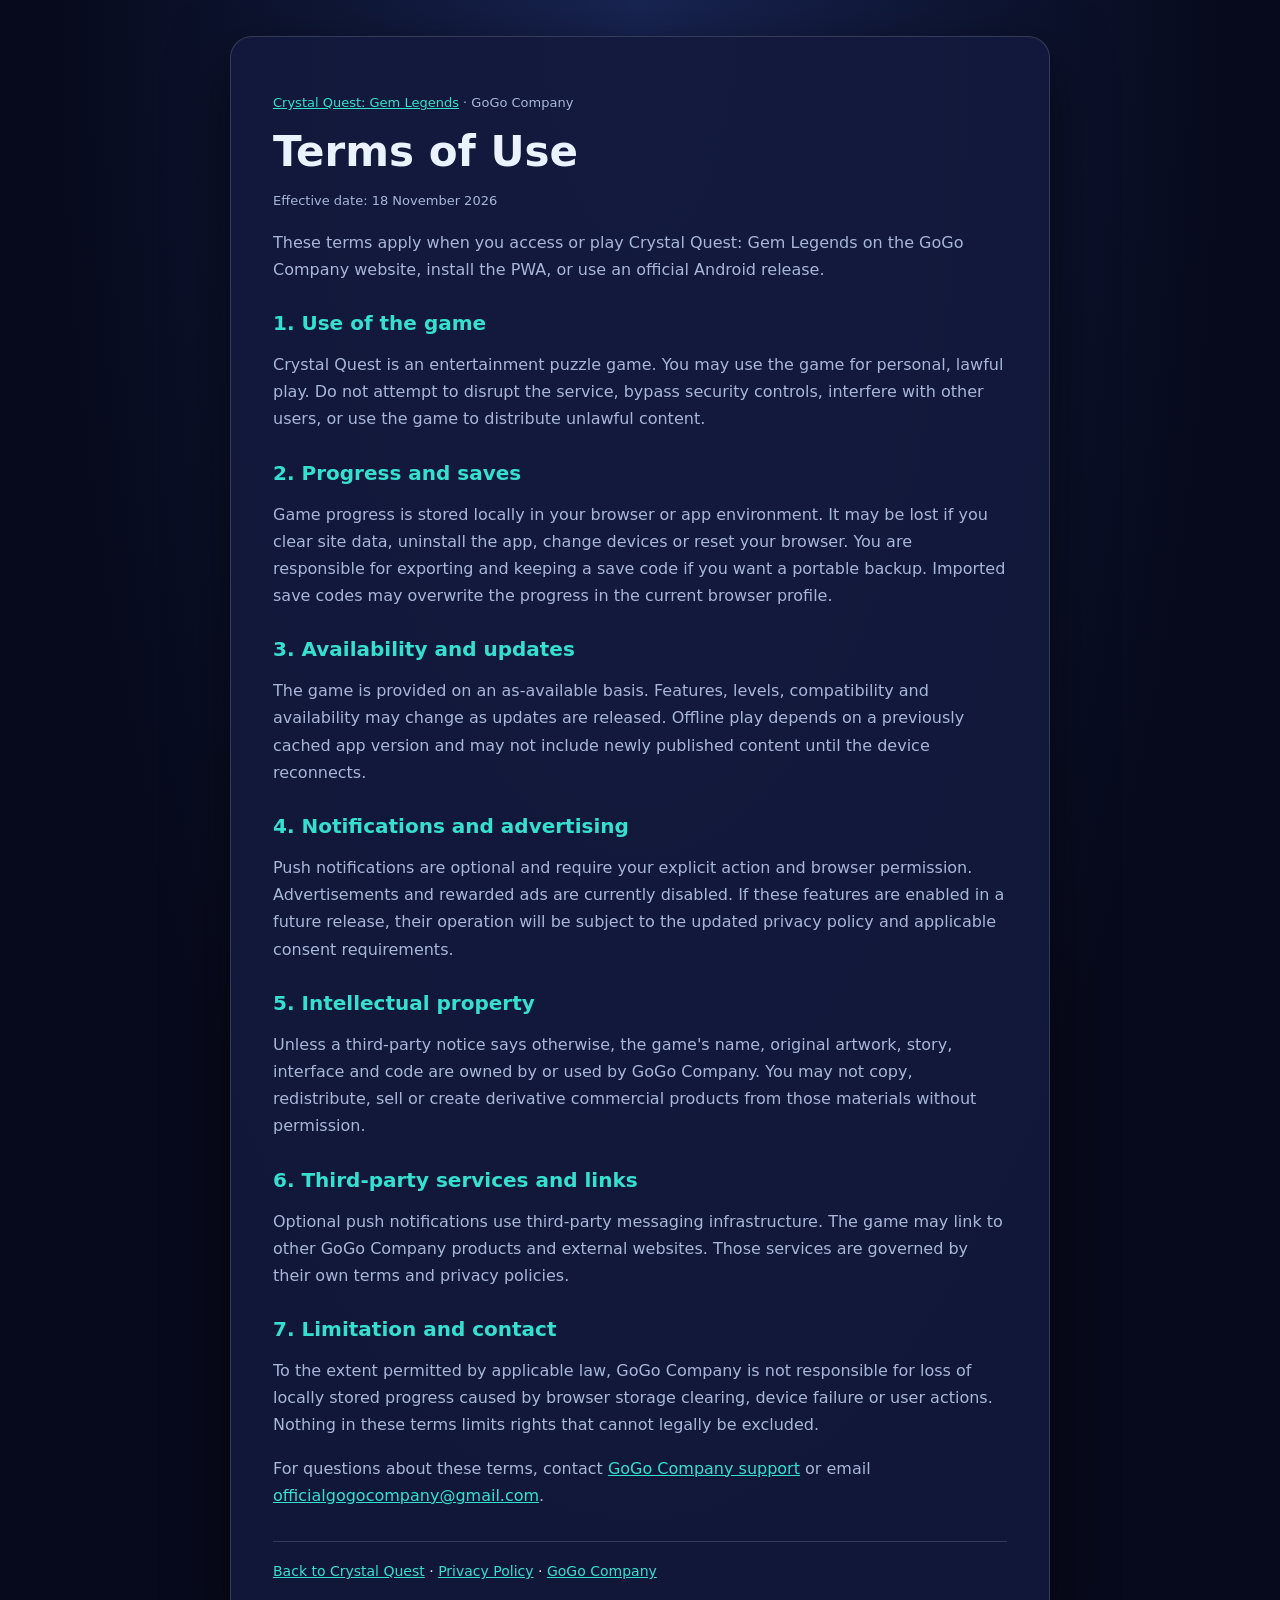
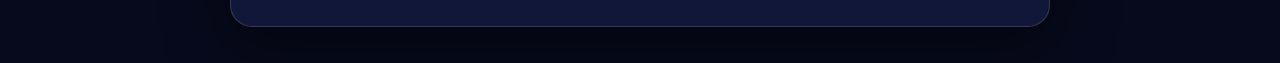
<file: terms.html>
<!DOCTYPE html>
<html lang="en">
<head>
  <meta charset="utf-8">
  <meta name="viewport" content="width=device-width, initial-scale=1">
  <meta name="theme-color" content="#0b0f2a">
  <meta name="robots" content="index,follow">
  <title>Terms of Use | Crystal Quest: Gem Legends</title>
  <meta name="description" content="Terms for playing Crystal Quest: Gem Legends on the web, as a PWA or through an official Android release.">
  <link rel="canonical" href="https://gogocompany.in/crystalquest/terms.html">
  <link rel="icon" href="icon.svg" type="image/svg+xml">
  <style>
    :root{color-scheme:dark;--bg:#070a1c;--panel:#131a3d;--ink:#eaf2ff;--muted:#a8b6d8;--teal:#35e0d0;--line:#ffffff25}
    *{box-sizing:border-box}body{margin:0;background:radial-gradient(ellipse at top,#182452,var(--bg) 65%);color:var(--ink);font:16px/1.7 system-ui,-apple-system,Segoe UI,sans-serif}
    main{width:min(820px,calc(100% - 32px));margin:36px auto;padding:clamp(20px,5vw,42px);background:#131a3de8;border:1px solid var(--line);border-radius:22px;box-shadow:0 18px 60px #0008}
    h1,h2{line-height:1.2}h1{font-size:clamp(28px,6vw,42px);margin:0 0 8px}h2{font-size:20px;margin:28px 0 8px;color:var(--teal)}
    p,li{color:var(--muted)}a{color:var(--teal)}.meta{font-size:13px;color:var(--muted)}footer{margin-top:32px;padding-top:18px;border-top:1px solid var(--line);font-size:14px}
  </style>
</head>
<body>
<main>
  <p class="meta"><a href="./">Crystal Quest: Gem Legends</a> · GoGo Company</p>
  <h1>Terms of Use</h1>
  <p class="meta">Effective date: 18 November 2026</p>
  <p>These terms apply when you access or play Crystal Quest: Gem Legends on the GoGo Company website, install the PWA, or use an official Android release.</p>

  <h2>1. Use of the game</h2>
  <p>Crystal Quest is an entertainment puzzle game. You may use the game for personal, lawful play. Do not attempt to disrupt the service, bypass security controls, interfere with other users, or use the game to distribute unlawful content.</p>

  <h2>2. Progress and saves</h2>
  <p>Game progress is stored locally in your browser or app environment. It may be lost if you clear site data, uninstall the app, change devices or reset your browser. You are responsible for exporting and keeping a save code if you want a portable backup. Imported save codes may overwrite the progress in the current browser profile.</p>

  <h2>3. Availability and updates</h2>
  <p>The game is provided on an as-available basis. Features, levels, compatibility and availability may change as updates are released. Offline play depends on a previously cached app version and may not include newly published content until the device reconnects.</p>

  <h2>4. Notifications and advertising</h2>
  <p>Push notifications are optional and require your explicit action and browser permission. Advertisements and rewarded ads are currently disabled. If these features are enabled in a future release, their operation will be subject to the updated privacy policy and applicable consent requirements.</p>

  <h2>5. Intellectual property</h2>
  <p>Unless a third-party notice says otherwise, the game's name, original artwork, story, interface and code are owned by or used by GoGo Company. You may not copy, redistribute, sell or create derivative commercial products from those materials without permission.</p>

  <h2>6. Third-party services and links</h2>
  <p>Optional push notifications use third-party messaging infrastructure. The game may link to other GoGo Company products and external websites. Those services are governed by their own terms and privacy policies.</p>

  <h2>7. Limitation and contact</h2>
  <p>To the extent permitted by applicable law, GoGo Company is not responsible for loss of locally stored progress caused by browser storage clearing, device failure or user actions. Nothing in these terms limits rights that cannot legally be excluded.</p>
  <p>For questions about these terms, contact <a href="https://gogocompany.in/contact/">GoGo Company support</a> or email <a href="mailto:officialgogocompany@gmail.com">officialgogocompany@gmail.com</a>.</p>

  <footer><a href="./">Back to Crystal Quest</a> · <a href="privacy.html">Privacy Policy</a> · <a href="https://gogocompany.in/contact/">GoGo Company</a></footer>
</main>
</body>
</html>
</file>
<file: styles.css>
:root{--ink: #eaf2ff;--ink-dim: #a8b6d8;--deep: #070a1c;--deep-2: #0d1230;--panel: rgba(16, 22, 52, .86);--panel-solid: #131a3d;--line: rgba(140, 170, 255, .22);--teal: #35e0d0;--teal-dark: #128a92;--pink: #ff4d9d;--gold: #ffc94d;--danger: #ff5f6d;--radius: 16px;--radius-sm: 10px;--shadow: 0 10px 30px rgba(0, 0, 0, .45);--safe-t: env(safe-area-inset-top, 0px);--safe-b: env(safe-area-inset-bottom, 0px);--safe-l: env(safe-area-inset-left, 0px);--safe-r: env(safe-area-inset-right, 0px);--font: "Trebuchet MS", "Segoe UI", system-ui, -apple-system, sans-serif}*{box-sizing:border-box;-webkit-tap-highlight-color:transparent}html,body{margin:0;padding:0;height:100%;overflow:hidden;background:var(--deep);color:var(--ink);font-family:var(--font);overscroll-behavior:none;touch-action:manipulation}#app{position:fixed;inset:0;overflow:hidden}.sr-only{position:absolute;width:1px;height:1px;padding:0;margin:-1px;overflow:hidden;clip:rect(0 0 0 0);white-space:nowrap;border:0}.screen{position:absolute;inset:0;display:none;flex-direction:column;padding:calc(var(--safe-t) + 8px) calc(var(--safe-r) + 10px) calc(var(--safe-b) + 8px) calc(var(--safe-l) + 10px);overflow:hidden}.screen.is-active{display:flex}.bg-layer{position:absolute;inset:0;background-size:cover;background-position:center;z-index:0;pointer-events:none}.bg-home{background-image:url(images/bg_cavern.jpg)}.bg-map{background-image:url(images/bg_map.jpg)}.bg-game{background-image:url(images/bg_cavern.jpg)}.bg-layer:after{content:"";position:absolute;inset:0;background:radial-gradient(ellipse at 50% 30%,#070a1c59,#070a1cdb 78%)}.btn{appearance:none;border:1px solid var(--line);background:#ffffff0f;color:var(--ink);font-family:inherit;font-size:15px;font-weight:700;letter-spacing:.4px;padding:12px 20px;border-radius:var(--radius-sm);cursor:pointer;transition:transform .12s ease,background .18s ease,box-shadow .18s ease;min-height:46px;display:inline-flex;align-items:center;justify-content:center;gap:8px}.btn:active{transform:scale(.96)}.btn:focus-visible{outline:3px solid var(--teal);outline-offset:2px}.btn-primary{background:linear-gradient(180deg,#4ff0dd,#17a8b4);border-color:#7ff5ea;color:#04202a;box-shadow:0 6px #0b6b78,0 10px 22px #17a8b466}.btn-primary:active{box-shadow:0 2px #0b6b78;transform:translateY(3px) scale(.99)}.btn-ghost{background:#ffffff12}.btn-ghost:hover{background:#ffffff21}.btn-danger{background:#ff5f6d29;border-color:#ff5f6d80;color:#ffc3c8}.btn-lg{font-size:19px;padding:16px 34px;min-height:58px;border-radius:14px}.btn[disabled]{opacity:.45;pointer-events:none}.icon-btn{appearance:none;border:1px solid var(--line);background:#ffffff12;color:var(--ink);width:42px;height:42px;border-radius:12px;display:inline-flex;align-items:center;justify-content:center;cursor:pointer;flex:0 0 auto}.icon-btn svg{width:22px;height:22px}.icon-btn:active{transform:scale(.94)}.icon-btn:focus-visible{outline:3px solid var(--teal);outline-offset:2px}.home-inner{position:relative;z-index:1;flex:1;display:flex;flex-direction:column;align-items:center;justify-content:center;gap:26px;text-align:center;padding:10px}.logo{display:flex;flex-direction:column;align-items:center;gap:4px}.logo-gem{width:clamp(84px,24vw,130px);height:clamp(84px,24vw,130px);filter:drop-shadow(0 8px 22px rgba(53,224,208,.5));animation:floaty 3.6s ease-in-out infinite}@keyframes floaty{0%,to{transform:translateY(0) rotate(-2deg)}50%{transform:translateY(-10px) rotate(2deg)}}.logo-title{margin:6px 0 0;font-size:clamp(30px,9.5vw,52px);line-height:.98;letter-spacing:2px;font-weight:900;color:#fff;text-shadow:0 3px 0 #0b6b78,0 6px 18px rgba(0,0,0,.6)}.logo-title span{display:block;color:var(--teal);text-shadow:0 3px 0 #0b3f52,0 6px 18px rgba(0,0,0,.6)}.logo-sub{margin:8px 0 0;font-size:clamp(11px,3.4vw,15px);letter-spacing:6px;color:var(--gold);font-weight:700}.home-actions{display:flex;flex-direction:column;gap:12px;width:min(320px,84vw)}.home-row{display:flex;gap:10px}.home-row .btn{flex:1;font-size:13px;padding:11px 8px}.home-foot{position:relative;z-index:1;margin:0;font-size:11px;color:var(--ink-dim);text-align:center}.topbar{position:relative;z-index:2;display:flex;align-items:center;gap:10px;padding:4px 2px 10px}.topbar-title{flex:1;margin:0;font-size:19px;letter-spacing:1.4px;text-transform:uppercase;color:#fff;text-shadow:0 2px 8px rgba(0,0,0,.7)}.star-pill{display:inline-flex;align-items:center;gap:6px;background:#0000006b;border:1px solid var(--line);padding:7px 13px;border-radius:999px;font-weight:800;font-size:14px}.star-pill svg{width:17px;height:17px;color:var(--gold)}.level-scroll{position:relative;z-index:1;flex:1;overflow-y:auto;overflow-x:hidden;-webkit-overflow-scrolling:touch;padding:4px 2px 24px}.level-grid{display:flex;flex-direction:column;gap:14px;max-width:720px;margin:0 auto}.level-card{position:relative;appearance:none;border:1px solid var(--line);background:var(--panel);border-radius:var(--radius);padding:12px 6px 10px;color:var(--ink);font-family:inherit;cursor:pointer;display:flex;flex-direction:column;align-items:center;gap:5px;min-height:104px;transition:transform .14s ease,box-shadow .2s ease;box-shadow:0 4px 14px #00000059}.level-card:active{transform:scale(.95)}.level-card:focus-visible{outline:3px solid var(--teal);outline-offset:2px}.level-card.is-locked{opacity:.5;cursor:not-allowed}.level-card.is-current{border-color:var(--teal);box-shadow:0 0 0 2px #35e0d059,0 8px 22px #35e0d047}.level-num{font-size:22px;font-weight:900;color:#fff;line-height:1}.level-name{font-size:10px;color:var(--ink-dim);text-align:center;line-height:1.2;min-height:24px}.level-stars{display:flex;gap:2px}.level-stars svg{width:13px;height:13px;color:#fff3}.level-stars svg.on{color:var(--gold)}.level-lock{position:absolute;top:8px;right:8px;width:15px;height:15px;color:var(--ink-dim)}.hud{position:relative;z-index:2;display:flex;align-items:center;gap:8px;padding:2px 2px 8px}.hud-left{flex:1;min-width:0}.hud-level{font-size:11px;letter-spacing:1.6px;text-transform:uppercase;color:var(--teal);font-weight:800}.hud-level-name{font-size:14px;font-weight:700;color:#fff;white-space:nowrap;overflow:hidden;text-overflow:ellipsis}.hud-moves{display:flex;flex-direction:column;align-items:center;background:#00000073;border:1px solid var(--line);border-radius:14px;padding:5px 16px;min-width:78px}.hud-moves-num{font-size:24px;font-weight:900;line-height:1;color:#fff}.hud-moves-label{font-size:9px;letter-spacing:1.4px;text-transform:uppercase;color:var(--ink-dim)}.hud-moves.is-low .hud-moves-num{color:var(--danger);animation:pulse 1s ease-in-out infinite}@keyframes pulse{0%,to{transform:scale(1)}50%{transform:scale(1.14)}}.hud-right{flex:1;text-align:right;min-width:0}.hud-score-label{font-size:10px;letter-spacing:1.6px;text-transform:uppercase;color:var(--ink-dim)}.hud-score{font-size:20px;font-weight:900;color:var(--gold);line-height:1.1}.objective-bar{position:relative;z-index:2;display:flex;gap:8px;flex-wrap:wrap;padding:0 2px 8px}.obj-chip{display:inline-flex;align-items:center;gap:7px;background:#0000006b;border:1px solid var(--line);border-radius:999px;padding:5px 12px 5px 6px;font-size:12px;font-weight:700}.obj-chip.is-done{border-color:var(--teal);background:#35e0d029}.obj-chip.is-done .obj-text{color:var(--teal)}.obj-icon{width:22px;height:22px;flex:0 0 auto}.obj-text{white-space:nowrap}.board-area{position:relative;z-index:1;flex:1;display:flex;align-items:center;justify-content:center;min-height:0}.board-wrap{position:relative;border-radius:20px;background:#06091a9e;border:1px solid rgba(140,170,255,.2);box-shadow:inset 0 0 40px #0009,0 12px 34px #00000080;padding:6px;touch-action:none}#board-canvas{display:block;border-radius:14px;touch-action:none;cursor:pointer}#board-canvas:focus-visible{outline:3px solid var(--teal);outline-offset:3px}.combo-banner{position:absolute;left:50%;top:42%;transform:translate(-50%,-50%) scale(.6);font-size:clamp(22px,7vw,40px);font-weight:900;letter-spacing:2px;color:#fff;text-shadow:0 3px 0 #b03a72,0 0 26px rgba(255,77,157,.9);opacity:0;pointer-events:none;white-space:nowrap}.combo-banner.show{animation:comboPop .95s cubic-bezier(.2,1.4,.4,1) forwards}@keyframes comboPop{0%{opacity:0;transform:translate(-50%,-50%) scale(.5) rotate(-6deg)}25%{opacity:1;transform:translate(-50%,-50%) scale(1.12) rotate(2deg)}70%{opacity:1;transform:translate(-50%,-58%) scale(1) rotate(0)}to{opacity:0;transform:translate(-50%,-78%) scale(.94)}}.game-controls{position:relative;z-index:2;display:flex;gap:8px;justify-content:center;padding:10px 2px 2px}.ctrl-btn{appearance:none;border:1px solid var(--line);background:#ffffff12;color:var(--ink);font-family:inherit;font-size:11px;font-weight:700;letter-spacing:.6px;text-transform:uppercase;border-radius:13px;padding:8px 14px;display:inline-flex;flex-direction:column;align-items:center;gap:3px;cursor:pointer;min-width:74px;min-height:52px}.ctrl-btn svg{width:20px;height:20px}.ctrl-btn:active{transform:scale(.94);background:#ffffff24}.ctrl-btn:focus-visible{outline:3px solid var(--teal);outline-offset:2px}.ctrl-btn[disabled]{opacity:.4;pointer-events:none}.modal{position:fixed;inset:0;z-index:50;display:flex;align-items:center;justify-content:center;background:#040612c7;backdrop-filter:blur(4px);-webkit-backdrop-filter:blur(4px);padding:calc(var(--safe-t) + 16px) 16px calc(var(--safe-b) + 16px);animation:fadeIn .18s ease}.modal[hidden]{display:none}@keyframes fadeIn{0%{opacity:0}to{opacity:1}}.modal-card{width:min(400px,100%);max-height:100%;overflow-y:auto;background:linear-gradient(180deg,#1a2350,#101637);border:1px solid rgba(140,170,255,.3);border-radius:20px;padding:22px 20px;box-shadow:var(--shadow);animation:cardIn .26s cubic-bezier(.2,1.3,.4,1);text-align:center}.modal-card-wide{width:min(480px,100%)}@keyframes cardIn{0%{opacity:0;transform:translateY(18px) scale(.95)}to{opacity:1;transform:none}}.modal-title{margin:0 0 14px;font-size:23px;letter-spacing:1.2px;color:#fff;text-shadow:0 2px 10px rgba(0,0,0,.6)}.modal-text{margin:0 0 14px;font-size:14px;color:var(--ink-dim)}.modal-actions{display:flex;flex-direction:column;gap:9px;margin-top:16px}.modal-actions .btn{width:100%}.stars-row{display:flex;justify-content:center;gap:10px;margin:6px 0 16px}.stars-row svg{width:46px;height:46px;color:#ffffff29}.stars-row svg.on{color:var(--gold);filter:drop-shadow(0 0 12px rgba(255,201,77,.8));animation:starPop .5s cubic-bezier(.2,1.6,.4,1) backwards}.stars-row svg.on:nth-child(1){animation-delay:.05s}.stars-row svg.on:nth-child(2){animation-delay:.2s}.stars-row svg.on:nth-child(3){animation-delay:.35s}@keyframes starPop{0%{transform:scale(0) rotate(-40deg);opacity:0}to{transform:none;opacity:1}}.result-rows{display:flex;flex-direction:column;gap:7px}.result-row{display:flex;justify-content:space-between;align-items:center;background:#0000004d;border-radius:10px;padding:9px 14px;font-size:14px;color:var(--ink-dim)}.result-row strong{color:#fff;font-size:16px}.setting-list{display:flex;flex-direction:column;gap:4px;text-align:left}.setting-row{display:flex;align-items:center;justify-content:space-between;gap:12px;padding:12px 4px;font-size:15px;font-weight:600;border-bottom:1px solid rgba(140,170,255,.12);cursor:pointer}.setting-row:last-child{border-bottom:0}.switch{appearance:none;width:50px;height:28px;flex:0 0 auto;background:#ffffff29;border-radius:999px;position:relative;cursor:pointer;transition:background .2s ease;border:1px solid var(--line)}.switch:after{content:"";position:absolute;top:2px;left:2px;width:22px;height:22px;border-radius:50%;background:#fff;transition:transform .2s cubic-bezier(.3,1.4,.5,1)}.switch:checked{background:var(--teal-dark);border-color:var(--teal)}.switch:checked:after{transform:translate(22px)}.switch:focus-visible{outline:3px solid var(--teal);outline-offset:2px}.help-body{text-align:left;font-size:14px;line-height:1.55;color:var(--ink-dim)}.help-body p{margin:0 0 10px}.help-body strong{color:var(--ink)}.toast{position:fixed;left:50%;bottom:calc(var(--safe-b) + 84px);transform:translate(-50%) translateY(14px);background:#0a0e24f2;border:1px solid var(--line);color:var(--ink);font-size:13px;font-weight:600;padding:11px 20px;border-radius:999px;z-index:80;opacity:0;pointer-events:none;transition:opacity .22s ease,transform .22s ease;max-width:88vw;text-align:center;box-shadow:var(--shadow)}.toast.show{opacity:1;transform:translate(-50%) translateY(0)}.loading{position:fixed;inset:0;z-index:100;display:flex;flex-direction:column;align-items:center;justify-content:center;gap:18px;background:var(--deep);transition:opacity .4s ease}.loading.hide{opacity:0;pointer-events:none}.loading p{margin:0;font-size:13px;letter-spacing:2px;text-transform:uppercase;color:var(--ink-dim)}.loading-gem{width:54px;height:54px;background:linear-gradient(135deg,#7ff5ea,#17a8b4);clip-path:polygon(50% 0%,100% 35%,82% 100%,18% 100%,0% 35%);animation:spinGem 1.5s ease-in-out infinite;box-shadow:0 0 30px #35e0d099}@keyframes spinGem{0%,to{transform:rotate(0) scale(1)}50%{transform:rotate(180deg) scale(.82)}}.save-io{margin-top:10px;display:flex;flex-direction:column;gap:8px}
.save-io-btns{display:flex;gap:8px}
.save-io-btns .btn{flex:1;font-size:12px;padding:9px 8px}
.save-code{width:100%;background:#101637;border:1px solid var(--line);border-radius:var(--radius-sm);color:var(--ink);font:12px/1.4 monospace;padding:8px;resize:vertical;min-height:56px}
.world-scroll{position:relative;z-index:1;flex:1;overflow-y:auto;overflow-x:hidden;-webkit-overflow-scrolling:touch;padding:4px 2px 24px}
.world-scene{border:1px solid var(--line);border-radius:var(--radius);overflow:hidden;box-shadow:0 8px 26px #00000073;background:#0c1327}
.world-svg{display:block;width:100%;height:auto}
.wf-layer{opacity:.14;filter:grayscale(1);transition:opacity .8s ease,filter .8s ease}
.wf-layer.restored{opacity:1;filter:none}
.world-progress{margin:14px 2px 4px;max-width:720px;margin-left:auto;margin-right:auto}
.world-progress-bar{height:12px;border-radius:999px;background:#101637;border:1px solid var(--line);overflow:hidden}
#world-progress-fill{height:100%;width:0;border-radius:999px;background:linear-gradient(90deg,#17a8b4,#7ff5ea);transition:width .8s ease}
.world-progress-text{margin:8px 2px 0;font-size:12px;color:var(--ink-dim);font-weight:700}
.world-note{margin:6px 2px 2px;font-size:11px;color:var(--ink-dim);max-width:720px;margin-left:auto;margin-right:auto}
.world-stories{display:flex;flex-direction:column;gap:10px;margin-top:12px;max-width:720px;margin-left:auto;margin-right:auto}
.world-story{background:var(--panel);border:1px solid var(--line);border-radius:var(--radius);padding:12px 14px}
.world-story.is-done{border-color:#35e0d066}
.world-story-title{margin:0 0 6px;font-size:14px;color:#fff;letter-spacing:.6px}
.world-story-text{margin:0;font-size:13px;line-height:1.5;color:var(--ink-dim)}
.world-story-req{margin:0;font-size:12px;color:var(--ink-dim);font-style:italic}
.world-new{display:inline-block;font-size:10px;font-weight:800;letter-spacing:1px;text-transform:uppercase;background:var(--teal);color:#04202a;border-radius:999px;padding:2px 8px;vertical-align:middle;margin-left:6px}
@media(min-width:700px){.screen{padding-left:calc(var(--safe-l) + 24px);padding-right:calc(var(--safe-r) + 24px)}.hud,.objective-bar,.game-controls,.topbar{max-width:720px;width:100%;margin-left:auto;margin-right:auto}.region-levels{grid-template-columns:repeat(auto-fill,minmax(104px,1fr))}.modal-actions{flex-direction:row;flex-wrap:wrap}.modal-actions .btn{flex:1 1 44%}}@media(min-width:1024px){.hud,.objective-bar,.game-controls,.topbar{max-width:640px}}@media(max-height:620px){.logo-gem{width:66px;height:66px}.home-inner{gap:14px}.ctrl-btn{min-height:44px;padding:6px 10px}.hud-moves-num{font-size:20px}}body.reduced-motion *,body.reduced-motion *:before,body.reduced-motion *:after{animation-duration:.001ms!important;animation-iteration-count:1!important;transition-duration:.001ms!important}@media(prefers-reduced-motion:reduce){*{animation-duration:.001ms!important;transition-duration:.001ms!important}}
/* ---- Relic vault ---- */
.relic-list{display:flex;flex-direction:column;gap:10px;padding:2px 2px 4px;max-width:720px;margin-left:auto;margin-right:auto}
.relic-card{display:flex;align-items:flex-start;gap:12px;border:1px solid var(--line);border-radius:var(--radius);background:var(--panel);padding:12px;box-shadow:0 4px 14px #00000059}
.relic-card.is-owned{background:#12294acc;border-color:#35e0d059}
.relic-icon{flex:0 0 auto;display:flex;align-items:center;justify-content:center;width:44px;height:44px}
.relic-body{display:flex;flex-direction:column;gap:3px;min-width:0;flex:1;text-align:left}
.relic-name{font-weight:800;color:#eaf6ff;font-size:1rem}
.relic-when{font-size:.76rem;color:var(--gold);letter-spacing:.3px}
.relic-text{font-size:.85rem;color:#c9d9f2;line-height:1.45}
.relic-card:not(.is-owned) .relic-name{color:#93a7c9}
.relic-card:not(.is-owned) .relic-when{color:#8fa3c8}

/* ---- Accessibility: global focus visibility ---- */
a:focus-visible,button:focus-visible,[tabindex]:focus-visible,canvas:focus-visible,input:focus-visible,textarea:focus-visible{outline:3px solid var(--teal);outline-offset:2px}
/* ---- Story modal ---- */
.story-portrait{display:flex;align-items:center;justify-content:center;min-height:54px}
.story-portrait-dot{width:34px;height:34px;border-radius:50%;display:inline-block;box-shadow:0 0 12px rgba(255,255,255,.3)}
.story-speaker{font-weight:800;color:var(--gold);letter-spacing:.4px;margin:4px 0 2px;font-size:.95rem}
.story-text{font-size:.92rem;color:#c9d9f2;line-height:1.5;margin:0}

/* ---- UI polish pass ---- */
.home-progress{display:inline-flex;align-items:center;gap:12px;background:#00000073;border:1px solid var(--line);border-radius:999px;padding:8px 18px;font-size:13px;font-weight:700;color:var(--ink-dim)}
.home-progress strong{color:#fff;font-size:15px}
.hp-stars{display:inline-flex;align-items:center;gap:5px}
.hp-stars svg{width:14px;height:14px;color:var(--gold);vertical-align:-2px}
.hp-sep{width:1px;height:14px;background:var(--line)}
.home-grid{display:grid;grid-template-columns:1fr 1fr;gap:10px}
.home-grid .btn{min-height:50px;font-size:14px;padding:11px 10px}
.btn-play{position:relative;overflow:hidden;font-size:21px;letter-spacing:1.2px;min-height:62px;box-shadow:0 8px #0b6b78,0 14px 30px #17a8b466}
.btn-play:after{content:"";position:absolute;top:0;left:-80%;width:45%;height:100%;background:linear-gradient(105deg,transparent,#ffffff2e,transparent);animation:playShine 3.4s ease-in-out infinite}
@keyframes playShine{0%,55%{left:-80%}100%{left:150%}}
.region-block{border-radius:var(--radius)}
.region-head{display:flex;align-items:baseline;justify-content:space-between;gap:8px;padding:10px 14px;border:1px solid var(--line);border-bottom:0;border-radius:var(--radius) var(--radius) 0 0;background:#0000008c;position:relative}
.region-head:before{content:"";position:absolute;left:0;top:0;bottom:0;width:4px;background:var(--region-accent,#35e0d0);border-radius:var(--radius) 0 0 var(--radius)}
.region-name{font-size:15px;font-weight:900;letter-spacing:1.2px;color:#fff;text-transform:uppercase}
.region-range{font-size:11px;font-weight:700;color:var(--ink-dim);letter-spacing:.6px}
.region-levels{display:grid;grid-template-columns:repeat(auto-fill,minmax(88px,1fr));gap:10px;border:1px solid var(--line);border-top:0;border-radius:0 0 var(--radius) var(--radius);background:#070a1c80;padding:12px}
.level-card.is-current{animation:currentGlow 2.4s ease-in-out infinite}
@keyframes currentGlow{0%,100%{box-shadow:0 0 0 2px #35e0d059,0 8px 22px #35e0d047}50%{box-shadow:0 0 0 3px #35e0d09c,0 10px 26px #35e0d080}}
.level-card.is-perfected{border-color:#ffc94d80}
.level-badge{position:absolute;top:8px;left:8px;font-size:9px;font-weight:900;letter-spacing:1px;text-transform:uppercase;background:var(--teal);color:#04202a;border-radius:999px;padding:2px 7px}
.level-stars svg{width:14px;height:14px}
.hud-pause{margin-left:2px}
.hud-moves-num,.hud-score{text-shadow:0 2px 6px rgba(0,0,0,.55)}
.obj-chip{flex-wrap:wrap;padding:5px 12px 6px 6px}
.obj-meter{flex:1 0 100%;display:block;height:4px;border-radius:999px;background:#ffffff1f;margin:4px 2px 0;overflow:hidden}
.obj-meter-fill{display:block;height:100%;border-radius:999px;background:var(--teal);transition:width .3s ease}
.obj-chip.is-done .obj-meter-fill{background:var(--gold)}
.new-best{display:inline-block;margin:2px auto 10px;padding:4px 14px;border-radius:999px;background:linear-gradient(180deg,#ffd98a,#ffb347);color:#3d2500;font-weight:900;letter-spacing:1.2px;font-size:12px;text-transform:uppercase;box-shadow:0 4px 14px #ffb34766}
.new-best[hidden]{display:none}
@media(max-height:700px){.home-inner{gap:16px}.logo-gem{width:clamp(70px,20vw,96px);height:clamp(70px,20vw,96px)}.btn-play{min-height:54px;font-size:18px}.home-grid .btn{min-height:44px}}
@media(max-height:560px){.home-progress{padding:5px 12px;font-size:12px}.home-foot{display:none}}


/* ===== Google AdSense menu ad slot ===== */
.ad-slot {
  margin: 10px auto 6px;
  max-width: 320px;
  text-align: center;
}
.ad-slot[hidden] { display: none; }
.ad-label {
  display: block;
  font-size: 10px;
  letter-spacing: 0.08em;
  text-transform: uppercase;
  color: #8fa3c8;
  margin-bottom: 2px;
}
.ad-slot ins.adsbygoogle { display: block; }


/* ===== Crystal Quest interface refresh — visual-only overrides ===== */
:root {
  --teal: #4be5d4;
  --teal-dark: #168b96;
  --gold: #ffd66b;
  --line: rgba(166,190,255,.28);
  --panel: rgba(17,25,57,.94);
}
.screen { padding-top: calc(var(--safe-t) + 10px); padding-bottom: calc(var(--safe-b) + 10px); }
.btn, .ctrl-btn, .icon-btn, .level-card, .world-card { -webkit-tap-highlight-color: transparent; }
.btn { min-height: 48px; border-radius: 13px; font-weight: 800; }
.btn-primary { color: #03262d; background: linear-gradient(180deg,#75f4e4,#28c6c4); border-color: #8ff9ec; }
.btn:focus-visible, button:focus-visible, a:focus-visible, [tabindex]:focus-visible, input:focus-visible {
  outline: 3px solid #a5fff4; outline-offset: 3px;
}
.modal-card { border-radius: 24px; border-color: rgba(143,249,236,.32); }
.level-card, .world-card, .relic-card, .world-story { border-radius: 16px; }
.level-card { min-height: 108px; }
.level-card.is-current { box-shadow: 0 0 0 2px rgba(75,229,212,.5), 0 10px 26px rgba(53,224,208,.18); }
.level-num { font-variant-numeric: tabular-nums; }
.topbar-title { letter-spacing: .08em; }
.game-controls { flex-wrap: wrap; }
.ctrl-btn { min-width: 76px; min-height: 52px; border-radius: 14px; }
.board-wrap { box-shadow: inset 0 0 32px #0009, 0 14px 36px #0000008c; }
@media (hover: hover) {
  .btn:not([disabled]):hover, .ctrl-btn:not([disabled]):hover, .level-card:not([disabled]):hover, .world-card:not([disabled]):hover {
    border-color: var(--teal); filter: brightness(1.08);
  }
}
@media (max-width: 380px) {
  .screen { padding-left: calc(var(--safe-l) + 7px); padding-right: calc(var(--safe-r) + 7px); }
  .home-inner { gap: 18px; }
  .home-actions { width: min(340px, 92vw); }
  .home-row { gap: 7px; }
  .home-row .btn { font-size: 12px; }
  .game-controls { gap: 6px; }
  .ctrl-btn { min-width: 68px; padding: 7px 9px; }
}
@media (prefers-reduced-motion: reduce) {
  .logo-gem, .btn-play:after, .level-card.is-current { animation: none !important; }
}


/* ===== Commercial polish Phase 1: premium game feel ===== */
:root {
  --cq-glass: rgba(12, 19, 46, .82);
  --cq-glass-edge: rgba(167, 207, 255, .24);
  --cq-glow: rgba(75, 229, 212, .22);
  --cq-gold-glow: rgba(255, 214, 107, .2);
}
.screen.is-active .bg-layer {
  animation: cqBackdropDrift 24s ease-in-out infinite alternate;
}
.screen.is-active .bg-layer::after {
  background:
    radial-gradient(ellipse at 50% 24%, rgba(45, 112, 142, .14), transparent 52%),
    linear-gradient(180deg, rgba(5, 9, 29, .28), rgba(5, 9, 29, .72));
}
@keyframes cqBackdropDrift {
  from { background-position: 48% 48%; }
  to { background-position: 52% 52%; }
}
.hud-moves, .star-pill, .home-progress, .obj-chip {
  backdrop-filter: blur(12px);
  -webkit-backdrop-filter: blur(12px);
}
.hud-moves {
  min-width: 82px;
  border-color: var(--cq-glass-edge);
  box-shadow: inset 0 1px rgba(255,255,255,.08), 0 5px 18px rgba(0,0,0,.22);
}
.hud-moves.is-low {
  border-color: rgba(255, 95, 109, .72);
  background: rgba(80, 14, 35, .72);
}
.objective-bar { align-items: stretch; }
.obj-chip {
  min-width: 0;
  border-color: var(--cq-glass-edge);
  background: var(--cq-glass);
  box-shadow: inset 0 1px rgba(255,255,255,.06);
}
.obj-chip.is-done {
  box-shadow: 0 0 18px var(--cq-glow), inset 0 1px rgba(255,255,255,.1);
}
.board-wrap {
  isolation: isolate;
  border-color: rgba(140, 220, 255, .32);
  background: linear-gradient(145deg, rgba(18, 33, 68, .96), rgba(5, 9, 27, .98));
}
.board-wrap::before {
  content: "";
  position: absolute;
  inset: -1px;
  z-index: -1;
  border-radius: inherit;
  background: linear-gradient(135deg, rgba(117,244,228,.28), transparent 36%, rgba(173,133,255,.2) 72%, transparent);
  filter: blur(12px);
  opacity: .72;
  pointer-events: none;
}
#board-canvas { position: relative; z-index: 1; }
.combo-banner { z-index: 2; filter: drop-shadow(0 5px 18px rgba(255,77,157,.32)); }
.level-card, .relic-card, .world-story, .modal-card {
  box-shadow: inset 0 1px rgba(255,255,255,.055), 0 10px 26px rgba(0,0,0,.24);
}
.level-card.is-current {
  border-color: rgba(117,244,228,.9);
  box-shadow: 0 0 0 2px rgba(75,229,212,.24), 0 0 24px var(--cq-glow), 0 10px 26px rgba(0,0,0,.28);
}
.level-card.is-perfected { box-shadow: 0 0 18px var(--cq-gold-glow); }
.btn-primary {
  text-shadow: 0 1px rgba(255,255,255,.28);
  box-shadow: 0 5px #0b6b78, 0 9px 24px rgba(23,168,180,.28);
}
.btn:not([disabled]):active, .ctrl-btn:not([disabled]):active, .icon-btn:active {
  filter: brightness(1.12);
}
.toast {
  border-color: rgba(117,244,228,.34);
  background: rgba(7, 13, 35, .96);
  backdrop-filter: blur(14px);
  -webkit-backdrop-filter: blur(14px);
}
.modal {
  background: rgba(3, 6, 20, .78);
  backdrop-filter: blur(8px);
  -webkit-backdrop-filter: blur(8px);
}
.modal-card {
  background: linear-gradient(155deg, rgba(31, 43, 91, .98), rgba(10, 16, 43, .99));
}
.stars-row svg.on { filter: drop-shadow(0 0 14px rgba(255,214,107,.72)); }
@media (max-width: 420px) {
  .hud { gap: 6px; }
  .hud-moves { min-width: 68px; padding-left: 10px; padding-right: 10px; }
  .hud-score { font-size: 18px; }
  .objective-bar { gap: 6px; }
  .obj-chip { padding-right: 9px; font-size: 11px; }
  .board-wrap { padding: 5px; border-radius: 17px; }
}
@media (max-height: 640px) and (orientation: landscape) {
  .hud { padding-bottom: 4px; }
  .objective-bar { padding-bottom: 4px; }
  .game-controls { padding-top: 5px; }
  .ctrl-btn { min-height: 42px; }
}
@media (prefers-reduced-motion: reduce) {
  .screen.is-active .bg-layer { animation: none !important; }
  .board-wrap::before { filter: none; }
}

/* Legal links in the game home footer */
.home-foot a{color:var(--teal);text-decoration:none;margin:0 4px}
.home-foot a:hover{text-decoration:underline}
</file>
